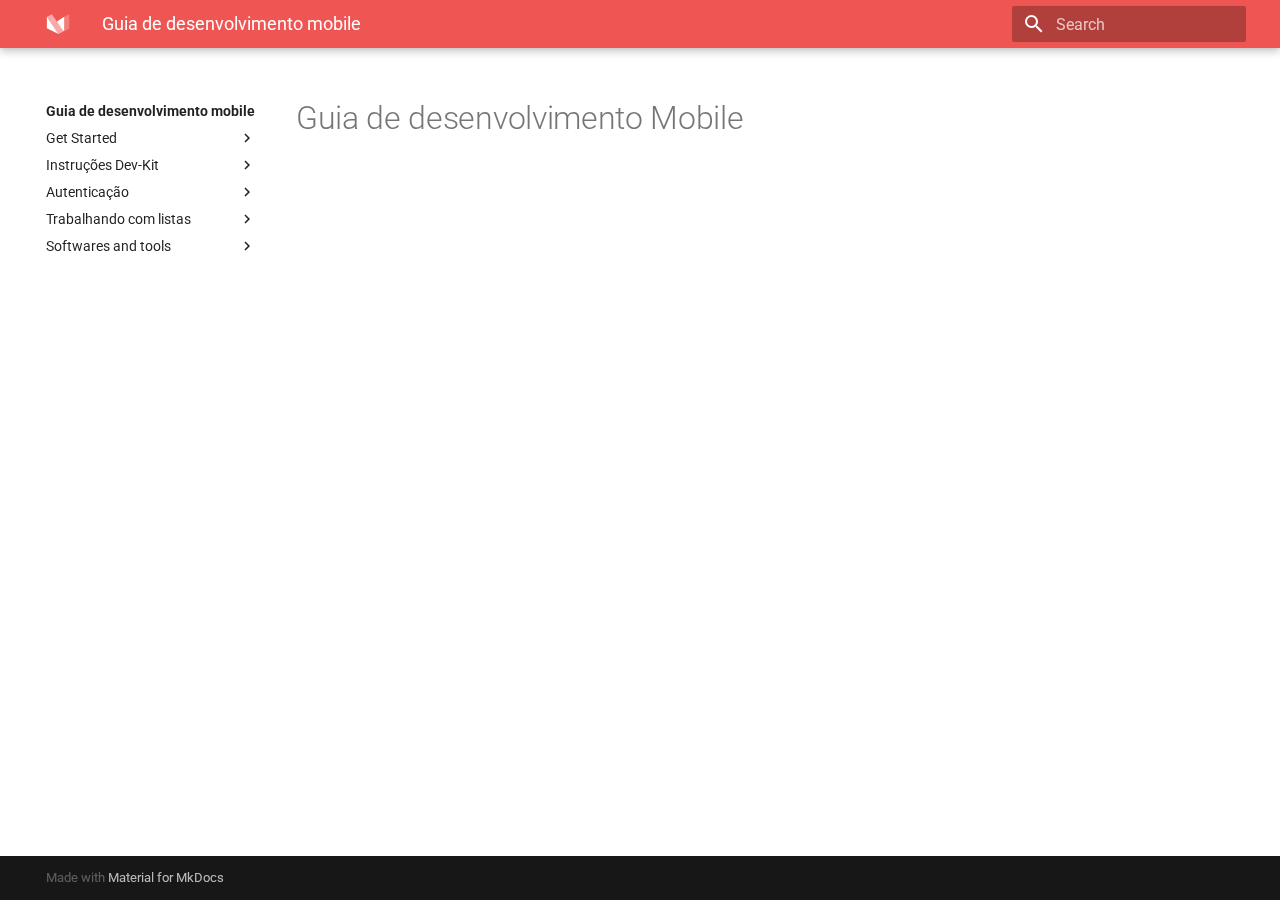
<file: index.html>
<!doctype html>
<html lang="en" class="no-js">
  <head>
    
      <meta charset="utf-8">
      <meta name="viewport" content="width=device-width,initial-scale=1">
      
      
      
      
      <link rel="icon" href="assets/favicon.png">
      <meta name="generator" content="mkdocs-1.1.2, mkdocs-material-7.1.5">
    
    
      
        <title>Guia de desenvolvimento mobile</title>
      
    
    
      <link rel="stylesheet" href="assets/stylesheets/main.bde7dde4.min.css">
      
        
        <link rel="stylesheet" href="assets/stylesheets/palette.ef6f36e2.min.css">
        
          
          
          <meta name="theme-color" content="#ef5552">
        
      
    
    
    
      
        
        <link rel="preconnect" href="https://fonts.gstatic.com" crossorigin>
        <link rel="stylesheet" href="https://fonts.googleapis.com/css?family=Roboto:300,400,400i,700%7CRoboto+Mono&display=fallback">
        <style>:root{--md-text-font-family:"Roboto";--md-code-font-family:"Roboto Mono"}</style>
      
    
    
    
      <link rel="stylesheet" href="stylesheets/extra.css">
    
    
      
    
    
  </head>
  
  
    
    
    
    
    
    <body dir="ltr" data-md-color-scheme="" data-md-color-primary="red" data-md-color-accent="">
  
    
    <script>function __prefix(e){return new URL(".",location).pathname+"."+e}function __get(e,t=localStorage){return JSON.parse(t.getItem(__prefix(e)))}</script>
    
    <input class="md-toggle" data-md-toggle="drawer" type="checkbox" id="__drawer" autocomplete="off">
    <input class="md-toggle" data-md-toggle="search" type="checkbox" id="__search" autocomplete="off">
    <label class="md-overlay" for="__drawer"></label>
    <div data-md-component="skip">
      
        
        <a href="#guia-de-desenvolvimento-mobile" class="md-skip">
          Skip to content
        </a>
      
    </div>
    <div data-md-component="announce">
      
    </div>
    
      <header class="md-header" data-md-component="header">
  <nav class="md-header__inner md-grid" aria-label="Header">
    <a href="." title="Guia de desenvolvimento mobile" class="md-header__button md-logo" aria-label="Guia de desenvolvimento mobile" data-md-component="logo">
      
  
  <svg xmlns="http://www.w3.org/2000/svg" viewBox="0 0 89 89">
  <path d="M3.136,17.387l0,42.932l42.932,21.467l-42.932,-64.399Z" />
  <path d="M21.91,8l42.933,64.398l-18.775,9.388l-42.932,-64.399l18.774,-9.387Z" style="fill-opacity: 0.5" />
  <path d="M67.535,17.387l-27.262,18.156l21.878,32.818l5.384,2.691l0,-53.665Z" />
  <path d="M67.535,17.387l0,53.666l18.774,-9.388l0,-53.665l-18.774,9.387Z" style="fill-opacity: 0.25" />
</svg>

    </a>
    <label class="md-header__button md-icon" for="__drawer">
      <svg xmlns="http://www.w3.org/2000/svg" viewBox="0 0 24 24"><path d="M3 6h18v2H3V6m0 5h18v2H3v-2m0 5h18v2H3v-2z"/></svg>
    </label>
    <div class="md-header__title" data-md-component="header-title">
      <div class="md-header__ellipsis">
        <div class="md-header__topic">
          <span class="md-ellipsis">
            Guia de desenvolvimento mobile
          </span>
        </div>
        <div class="md-header__topic" data-md-component="header-topic">
          <span class="md-ellipsis">
            
              Guia de desenvolvimento Mobile
            
          </span>
        </div>
      </div>
    </div>
    
    
    
      <label class="md-header__button md-icon" for="__search">
        <svg xmlns="http://www.w3.org/2000/svg" viewBox="0 0 24 24"><path d="M9.5 3A6.5 6.5 0 0 1 16 9.5c0 1.61-.59 3.09-1.56 4.23l.27.27h.79l5 5-1.5 1.5-5-5v-.79l-.27-.27A6.516 6.516 0 0 1 9.5 16 6.5 6.5 0 0 1 3 9.5 6.5 6.5 0 0 1 9.5 3m0 2C7 5 5 7 5 9.5S7 14 9.5 14 14 12 14 9.5 12 5 9.5 5z"/></svg>
      </label>
      
<div class="md-search" data-md-component="search" role="dialog">
  <label class="md-search__overlay" for="__search"></label>
  <div class="md-search__inner" role="search">
    <form class="md-search__form" name="search">
      <input type="text" class="md-search__input" name="query" aria-label="Search" placeholder="Search" autocapitalize="off" autocorrect="off" autocomplete="off" spellcheck="false" data-md-component="search-query" data-md-state="active" required>
      <label class="md-search__icon md-icon" for="__search">
        <svg xmlns="http://www.w3.org/2000/svg" viewBox="0 0 24 24"><path d="M9.5 3A6.5 6.5 0 0 1 16 9.5c0 1.61-.59 3.09-1.56 4.23l.27.27h.79l5 5-1.5 1.5-5-5v-.79l-.27-.27A6.516 6.516 0 0 1 9.5 16 6.5 6.5 0 0 1 3 9.5 6.5 6.5 0 0 1 9.5 3m0 2C7 5 5 7 5 9.5S7 14 9.5 14 14 12 14 9.5 12 5 9.5 5z"/></svg>
        <svg xmlns="http://www.w3.org/2000/svg" viewBox="0 0 24 24"><path d="M20 11v2H8l5.5 5.5-1.42 1.42L4.16 12l7.92-7.92L13.5 5.5 8 11h12z"/></svg>
      </label>
      <button type="reset" class="md-search__icon md-icon" aria-label="Clear" tabindex="-1">
        <svg xmlns="http://www.w3.org/2000/svg" viewBox="0 0 24 24"><path d="M19 6.41 17.59 5 12 10.59 6.41 5 5 6.41 10.59 12 5 17.59 6.41 19 12 13.41 17.59 19 19 17.59 13.41 12 19 6.41z"/></svg>
      </button>
    </form>
    <div class="md-search__output">
      <div class="md-search__scrollwrap" data-md-scrollfix>
        <div class="md-search-result" data-md-component="search-result">
          <div class="md-search-result__meta">
            Initializing search
          </div>
          <ol class="md-search-result__list"></ol>
        </div>
      </div>
    </div>
  </div>
</div>
    
    
  </nav>
</header>
    
    <div class="md-container" data-md-component="container">
      
      
        
      
      <main class="md-main" data-md-component="main">
        <div class="md-main__inner md-grid">
          
            
              
              <div class="md-sidebar md-sidebar--primary" data-md-component="sidebar" data-md-type="navigation" >
                <div class="md-sidebar__scrollwrap">
                  <div class="md-sidebar__inner">
                    


<nav class="md-nav md-nav--primary" aria-label="Navigation" data-md-level="0">
  <label class="md-nav__title" for="__drawer">
    <a href="." title="Guia de desenvolvimento mobile" class="md-nav__button md-logo" aria-label="Guia de desenvolvimento mobile" data-md-component="logo">
      
  
  <svg xmlns="http://www.w3.org/2000/svg" viewBox="0 0 89 89">
  <path d="M3.136,17.387l0,42.932l42.932,21.467l-42.932,-64.399Z" />
  <path d="M21.91,8l42.933,64.398l-18.775,9.388l-42.932,-64.399l18.774,-9.387Z" style="fill-opacity: 0.5" />
  <path d="M67.535,17.387l-27.262,18.156l21.878,32.818l5.384,2.691l0,-53.665Z" />
  <path d="M67.535,17.387l0,53.666l18.774,-9.388l0,-53.665l-18.774,9.387Z" style="fill-opacity: 0.25" />
</svg>

    </a>
    Guia de desenvolvimento mobile
  </label>
  
  <ul class="md-nav__list" data-md-scrollfix>
    
      
      
      

  
  
  
    
    <li class="md-nav__item md-nav__item--nested">
      
      
        <input class="md-nav__toggle md-toggle" data-md-toggle="__nav_1" type="checkbox" id="__nav_1" >
      
      <label class="md-nav__link" for="__nav_1">
        Get Started
        <span class="md-nav__icon md-icon"></span>
      </label>
      <nav class="md-nav" aria-label="Get Started" data-md-level="1">
        <label class="md-nav__title" for="__nav_1">
          <span class="md-nav__icon md-icon"></span>
          Get Started
        </label>
        <ul class="md-nav__list" data-md-scrollfix>
          
            
  
  
  
    <li class="md-nav__item">
      <a href="get_started/arq_est/" class="md-nav__link">
        Arquitetura & Estrutura de projeto
      </a>
    </li>
  

          
            
  
  
  
    <li class="md-nav__item">
      <a href="null.md" class="md-nav__link">
        Trabalhando com modulos
      </a>
    </li>
  

          
        </ul>
      </nav>
    </li>
  

    
      
      
      

  
  
  
    
    <li class="md-nav__item md-nav__item--nested">
      
      
        <input class="md-nav__toggle md-toggle" data-md-toggle="__nav_2" type="checkbox" id="__nav_2" >
      
      <label class="md-nav__link" for="__nav_2">
        Instruções Dev-Kit
        <span class="md-nav__icon md-icon"></span>
      </label>
      <nav class="md-nav" aria-label="Instruções Dev-Kit" data-md-level="1">
        <label class="md-nav__title" for="__nav_2">
          <span class="md-nav__icon md-icon"></span>
          Instruções Dev-Kit
        </label>
        <ul class="md-nav__list" data-md-scrollfix>
          
            
  
  
  
    <li class="md-nav__item">
      <a href="null.md" class="md-nav__link">
        Instruções Dev-Kit
      </a>
    </li>
  

          
        </ul>
      </nav>
    </li>
  

    
      
      
      

  
  
  
    
    <li class="md-nav__item md-nav__item--nested">
      
      
        <input class="md-nav__toggle md-toggle" data-md-toggle="__nav_3" type="checkbox" id="__nav_3" >
      
      <label class="md-nav__link" for="__nav_3">
        Autenticação
        <span class="md-nav__icon md-icon"></span>
      </label>
      <nav class="md-nav" aria-label="Autenticação" data-md-level="1">
        <label class="md-nav__title" for="__nav_3">
          <span class="md-nav__icon md-icon"></span>
          Autenticação
        </label>
        <ul class="md-nav__list" data-md-scrollfix>
          
            
  
  
  
    <li class="md-nav__item">
      <a href="null.md" class="md-nav__link">
        Autenticação
      </a>
    </li>
  

          
        </ul>
      </nav>
    </li>
  

    
      
      
      

  
  
  
    
    <li class="md-nav__item md-nav__item--nested">
      
      
        <input class="md-nav__toggle md-toggle" data-md-toggle="__nav_4" type="checkbox" id="__nav_4" >
      
      <label class="md-nav__link" for="__nav_4">
        Trabalhando com listas
        <span class="md-nav__icon md-icon"></span>
      </label>
      <nav class="md-nav" aria-label="Trabalhando com listas" data-md-level="1">
        <label class="md-nav__title" for="__nav_4">
          <span class="md-nav__icon md-icon"></span>
          Trabalhando com listas
        </label>
        <ul class="md-nav__list" data-md-scrollfix>
          
            
  
  
  
    <li class="md-nav__item">
      <a href="null.md" class="md-nav__link">
        Trabalhando com listas
      </a>
    </li>
  

          
        </ul>
      </nav>
    </li>
  

    
      
      
      

  
  
  
    
    <li class="md-nav__item md-nav__item--nested">
      
      
        <input class="md-nav__toggle md-toggle" data-md-toggle="__nav_5" type="checkbox" id="__nav_5" >
      
      <label class="md-nav__link" for="__nav_5">
        Softwares and tools
        <span class="md-nav__icon md-icon"></span>
      </label>
      <nav class="md-nav" aria-label="Softwares and tools" data-md-level="1">
        <label class="md-nav__title" for="__nav_5">
          <span class="md-nav__icon md-icon"></span>
          Softwares and tools
        </label>
        <ul class="md-nav__list" data-md-scrollfix>
          
            
  
  
  
    <li class="md-nav__item">
      <a href="null.md" class="md-nav__link">
        Softwares and tools
      </a>
    </li>
  

          
        </ul>
      </nav>
    </li>
  

    
  </ul>
</nav>
                  </div>
                </div>
              </div>
            
            
              
              <div class="md-sidebar md-sidebar--secondary" data-md-component="sidebar" data-md-type="toc" >
                <div class="md-sidebar__scrollwrap">
                  <div class="md-sidebar__inner">
                    
<nav class="md-nav md-nav--secondary" aria-label="Table of contents">
  
  
  
    
  
  
</nav>
                  </div>
                </div>
              </div>
            
          
          <div class="md-content" data-md-component="content">
            <article class="md-content__inner md-typeset">
              
                
                
                <h1 id="guia-de-desenvolvimento-mobile">Guia de desenvolvimento Mobile</h1>
<!-- For full documentation visit [mkdocs.org](https://www.mkdocs.org).

## Commands

* `mkdocs new [dir-name]` - Create a new project.
* `mkdocs serve` - Start the live-reloading docs server.
* `mkdocs build` - Build the documentation site.
* `mkdocs -h` - Print help message and exit.

## Project layout

    mkdocs.yml    # The configuration file.
    docs/
        index.md  # The documentation homepage.
        ...       # Other markdown pages, images and other files. -->
                
              
              
                


              
            </article>
          </div>
        </div>
        
      </main>
      
        
<footer class="md-footer">
  
  <div class="md-footer-meta md-typeset">
    <div class="md-footer-meta__inner md-grid">
      <div class="md-footer-copyright">
        
        Made with
        <a href="https://squidfunk.github.io/mkdocs-material/" target="_blank" rel="noopener">
          Material for MkDocs
        </a>
        
      </div>
      
    </div>
  </div>
</footer>
      
    </div>
    <div class="md-dialog" data-md-component="dialog">
      <div class="md-dialog__inner md-typeset"></div>
    </div>
    <script id="__config" type="application/json">{"base": ".", "features": [], "translations": {"clipboard.copy": "Copy to clipboard", "clipboard.copied": "Copied to clipboard", "search.config.lang": "en", "search.config.pipeline": "trimmer, stopWordFilter", "search.config.separator": "[\\s\\-]+", "search.placeholder": "Search", "search.result.placeholder": "Type to start searching", "search.result.none": "No matching documents", "search.result.one": "1 matching document", "search.result.other": "# matching documents", "search.result.more.one": "1 more on this page", "search.result.more.other": "# more on this page", "search.result.term.missing": "Missing"}, "search": "assets/javascripts/workers/search.d351de03.min.js", "version": null}</script>
    
    
      <script src="assets/javascripts/bundle.a1609d9a.min.js"></script>
      
    
  </body>
</html>
</file>
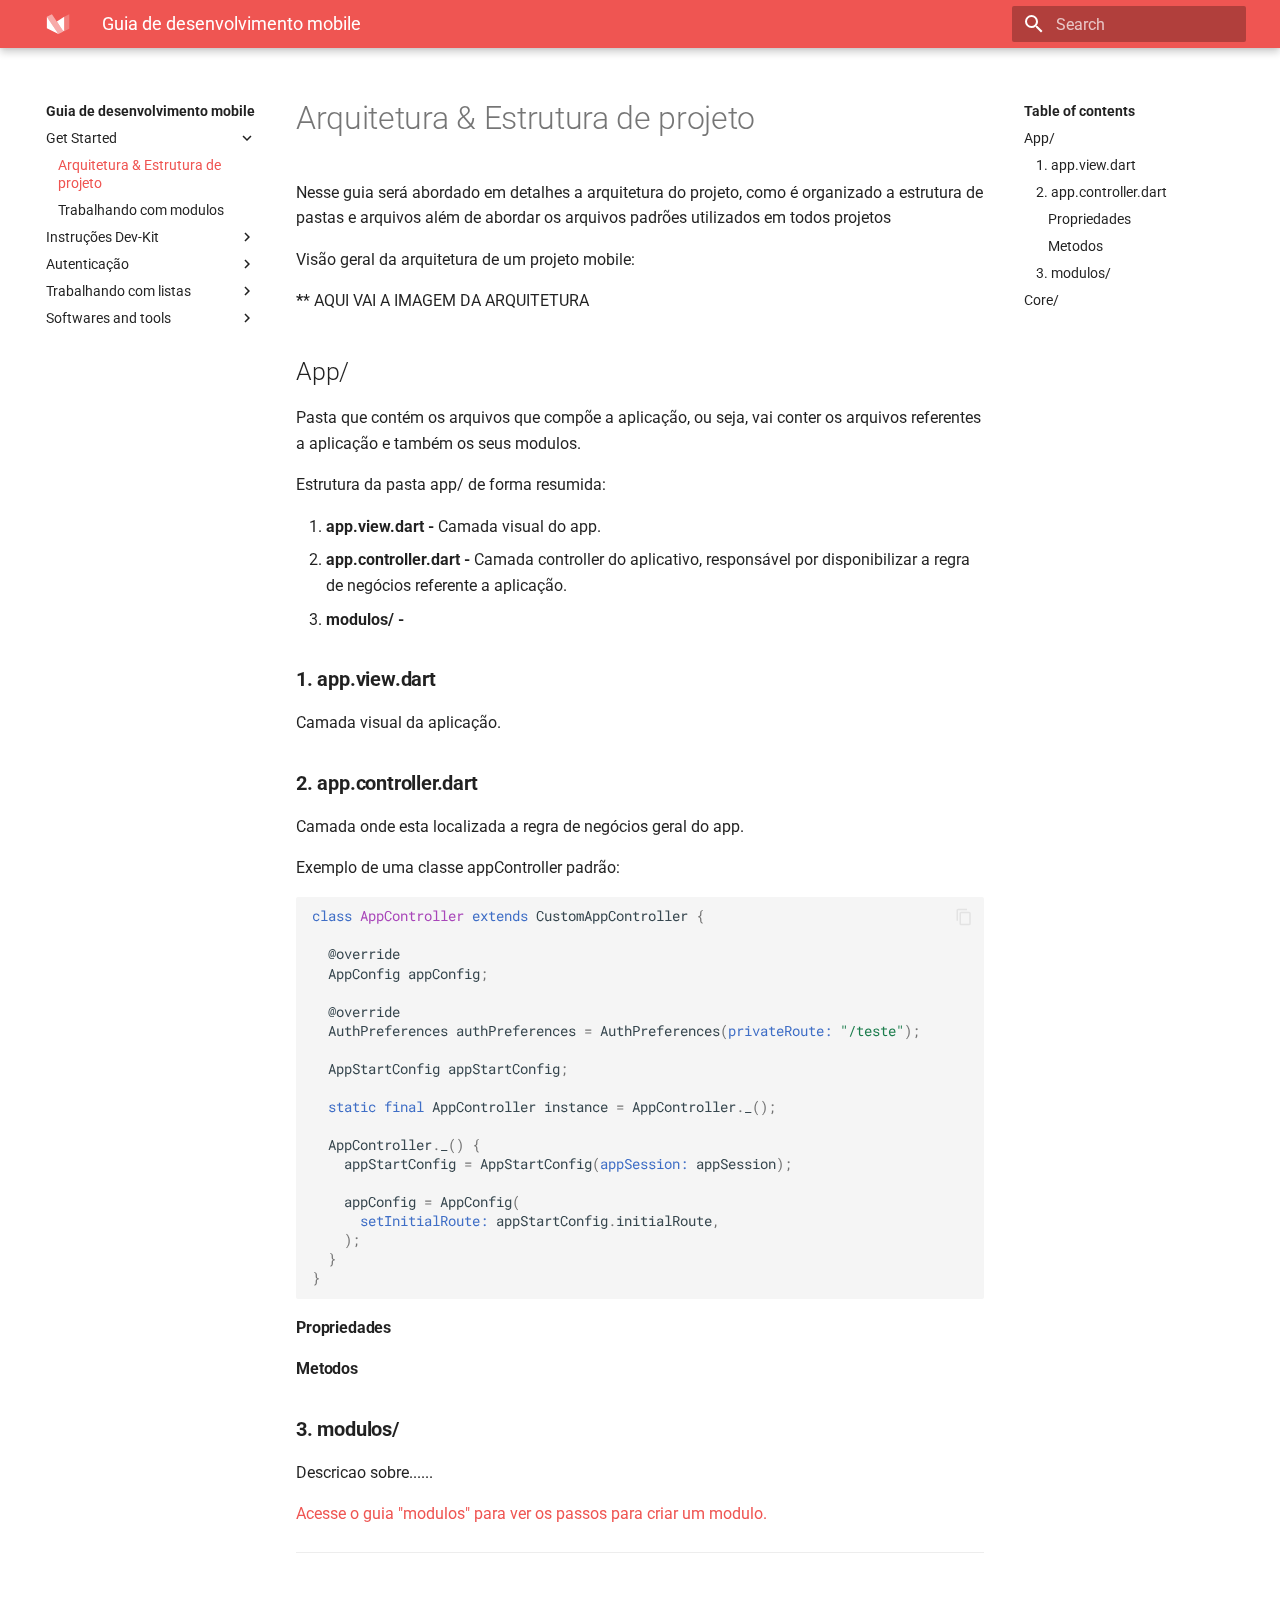
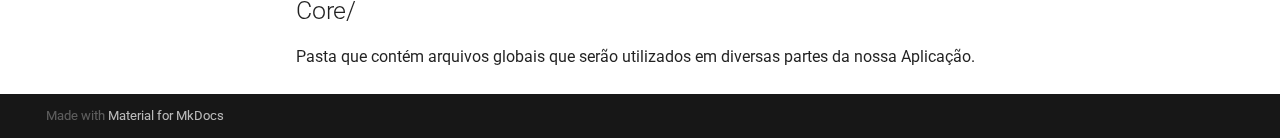
<file: get_started/arq_est/index.html>
<!doctype html>
<html lang="en" class="no-js">
  <head>
    
      <meta charset="utf-8">
      <meta name="viewport" content="width=device-width,initial-scale=1">
      
      
      
      
      <link rel="icon" href="../../assets/favicon.png">
      <meta name="generator" content="mkdocs-1.1.2, mkdocs-material-7.1.5">
    
    
      
        <title>Arquitetura & Estrutura de projeto - Guia de desenvolvimento mobile</title>
      
    
    
      <link rel="stylesheet" href="../../assets/stylesheets/main.bde7dde4.min.css">
      
        
        <link rel="stylesheet" href="../../assets/stylesheets/palette.ef6f36e2.min.css">
        
          
          
          <meta name="theme-color" content="#ef5552">
        
      
    
    
    
      
        
        <link rel="preconnect" href="https://fonts.gstatic.com" crossorigin>
        <link rel="stylesheet" href="https://fonts.googleapis.com/css?family=Roboto:300,400,400i,700%7CRoboto+Mono&display=fallback">
        <style>:root{--md-text-font-family:"Roboto";--md-code-font-family:"Roboto Mono"}</style>
      
    
    
    
      <link rel="stylesheet" href="../../stylesheets/extra.css">
    
    
      
    
    
  </head>
  
  
    
    
    
    
    
    <body dir="ltr" data-md-color-scheme="" data-md-color-primary="red" data-md-color-accent="">
  
    
    <script>function __prefix(e){return new URL("../..",location).pathname+"."+e}function __get(e,t=localStorage){return JSON.parse(t.getItem(__prefix(e)))}</script>
    
    <input class="md-toggle" data-md-toggle="drawer" type="checkbox" id="__drawer" autocomplete="off">
    <input class="md-toggle" data-md-toggle="search" type="checkbox" id="__search" autocomplete="off">
    <label class="md-overlay" for="__drawer"></label>
    <div data-md-component="skip">
      
        
        <a href="#arquitetura-estrutura-de-projeto" class="md-skip">
          Skip to content
        </a>
      
    </div>
    <div data-md-component="announce">
      
    </div>
    
      <header class="md-header" data-md-component="header">
  <nav class="md-header__inner md-grid" aria-label="Header">
    <a href="../.." title="Guia de desenvolvimento mobile" class="md-header__button md-logo" aria-label="Guia de desenvolvimento mobile" data-md-component="logo">
      
  
  <svg xmlns="http://www.w3.org/2000/svg" viewBox="0 0 89 89">
  <path d="M3.136,17.387l0,42.932l42.932,21.467l-42.932,-64.399Z" />
  <path d="M21.91,8l42.933,64.398l-18.775,9.388l-42.932,-64.399l18.774,-9.387Z" style="fill-opacity: 0.5" />
  <path d="M67.535,17.387l-27.262,18.156l21.878,32.818l5.384,2.691l0,-53.665Z" />
  <path d="M67.535,17.387l0,53.666l18.774,-9.388l0,-53.665l-18.774,9.387Z" style="fill-opacity: 0.25" />
</svg>

    </a>
    <label class="md-header__button md-icon" for="__drawer">
      <svg xmlns="http://www.w3.org/2000/svg" viewBox="0 0 24 24"><path d="M3 6h18v2H3V6m0 5h18v2H3v-2m0 5h18v2H3v-2z"/></svg>
    </label>
    <div class="md-header__title" data-md-component="header-title">
      <div class="md-header__ellipsis">
        <div class="md-header__topic">
          <span class="md-ellipsis">
            Guia de desenvolvimento mobile
          </span>
        </div>
        <div class="md-header__topic" data-md-component="header-topic">
          <span class="md-ellipsis">
            
              Arquitetura & Estrutura de projeto
            
          </span>
        </div>
      </div>
    </div>
    
    
    
      <label class="md-header__button md-icon" for="__search">
        <svg xmlns="http://www.w3.org/2000/svg" viewBox="0 0 24 24"><path d="M9.5 3A6.5 6.5 0 0 1 16 9.5c0 1.61-.59 3.09-1.56 4.23l.27.27h.79l5 5-1.5 1.5-5-5v-.79l-.27-.27A6.516 6.516 0 0 1 9.5 16 6.5 6.5 0 0 1 3 9.5 6.5 6.5 0 0 1 9.5 3m0 2C7 5 5 7 5 9.5S7 14 9.5 14 14 12 14 9.5 12 5 9.5 5z"/></svg>
      </label>
      
<div class="md-search" data-md-component="search" role="dialog">
  <label class="md-search__overlay" for="__search"></label>
  <div class="md-search__inner" role="search">
    <form class="md-search__form" name="search">
      <input type="text" class="md-search__input" name="query" aria-label="Search" placeholder="Search" autocapitalize="off" autocorrect="off" autocomplete="off" spellcheck="false" data-md-component="search-query" data-md-state="active" required>
      <label class="md-search__icon md-icon" for="__search">
        <svg xmlns="http://www.w3.org/2000/svg" viewBox="0 0 24 24"><path d="M9.5 3A6.5 6.5 0 0 1 16 9.5c0 1.61-.59 3.09-1.56 4.23l.27.27h.79l5 5-1.5 1.5-5-5v-.79l-.27-.27A6.516 6.516 0 0 1 9.5 16 6.5 6.5 0 0 1 3 9.5 6.5 6.5 0 0 1 9.5 3m0 2C7 5 5 7 5 9.5S7 14 9.5 14 14 12 14 9.5 12 5 9.5 5z"/></svg>
        <svg xmlns="http://www.w3.org/2000/svg" viewBox="0 0 24 24"><path d="M20 11v2H8l5.5 5.5-1.42 1.42L4.16 12l7.92-7.92L13.5 5.5 8 11h12z"/></svg>
      </label>
      <button type="reset" class="md-search__icon md-icon" aria-label="Clear" tabindex="-1">
        <svg xmlns="http://www.w3.org/2000/svg" viewBox="0 0 24 24"><path d="M19 6.41 17.59 5 12 10.59 6.41 5 5 6.41 10.59 12 5 17.59 6.41 19 12 13.41 17.59 19 19 17.59 13.41 12 19 6.41z"/></svg>
      </button>
    </form>
    <div class="md-search__output">
      <div class="md-search__scrollwrap" data-md-scrollfix>
        <div class="md-search-result" data-md-component="search-result">
          <div class="md-search-result__meta">
            Initializing search
          </div>
          <ol class="md-search-result__list"></ol>
        </div>
      </div>
    </div>
  </div>
</div>
    
    
  </nav>
</header>
    
    <div class="md-container" data-md-component="container">
      
      
        
      
      <main class="md-main" data-md-component="main">
        <div class="md-main__inner md-grid">
          
            
              
              <div class="md-sidebar md-sidebar--primary" data-md-component="sidebar" data-md-type="navigation" >
                <div class="md-sidebar__scrollwrap">
                  <div class="md-sidebar__inner">
                    


<nav class="md-nav md-nav--primary" aria-label="Navigation" data-md-level="0">
  <label class="md-nav__title" for="__drawer">
    <a href="../.." title="Guia de desenvolvimento mobile" class="md-nav__button md-logo" aria-label="Guia de desenvolvimento mobile" data-md-component="logo">
      
  
  <svg xmlns="http://www.w3.org/2000/svg" viewBox="0 0 89 89">
  <path d="M3.136,17.387l0,42.932l42.932,21.467l-42.932,-64.399Z" />
  <path d="M21.91,8l42.933,64.398l-18.775,9.388l-42.932,-64.399l18.774,-9.387Z" style="fill-opacity: 0.5" />
  <path d="M67.535,17.387l-27.262,18.156l21.878,32.818l5.384,2.691l0,-53.665Z" />
  <path d="M67.535,17.387l0,53.666l18.774,-9.388l0,-53.665l-18.774,9.387Z" style="fill-opacity: 0.25" />
</svg>

    </a>
    Guia de desenvolvimento mobile
  </label>
  
  <ul class="md-nav__list" data-md-scrollfix>
    
      
      
      

  
  
    
  
  
    
    <li class="md-nav__item md-nav__item--active md-nav__item--nested">
      
      
        <input class="md-nav__toggle md-toggle" data-md-toggle="__nav_1" type="checkbox" id="__nav_1" checked>
      
      <label class="md-nav__link" for="__nav_1">
        Get Started
        <span class="md-nav__icon md-icon"></span>
      </label>
      <nav class="md-nav" aria-label="Get Started" data-md-level="1">
        <label class="md-nav__title" for="__nav_1">
          <span class="md-nav__icon md-icon"></span>
          Get Started
        </label>
        <ul class="md-nav__list" data-md-scrollfix>
          
            
  
  
    
  
  
    <li class="md-nav__item md-nav__item--active">
      
      <input class="md-nav__toggle md-toggle" data-md-toggle="toc" type="checkbox" id="__toc">
      
      
        
      
      
        <label class="md-nav__link md-nav__link--active" for="__toc">
          Arquitetura & Estrutura de projeto
          <span class="md-nav__icon md-icon"></span>
        </label>
      
      <a href="./" class="md-nav__link md-nav__link--active">
        Arquitetura & Estrutura de projeto
      </a>
      
        
<nav class="md-nav md-nav--secondary" aria-label="Table of contents">
  
  
  
    
  
  
    <label class="md-nav__title" for="__toc">
      <span class="md-nav__icon md-icon"></span>
      Table of contents
    </label>
    <ul class="md-nav__list" data-md-component="toc" data-md-scrollfix>
      
        <li class="md-nav__item">
  <a href="#app" class="md-nav__link">
    App/
  </a>
  
    <nav class="md-nav" aria-label="App/">
      <ul class="md-nav__list">
        
          <li class="md-nav__item">
  <a href="#1-appviewdart" class="md-nav__link">
    1. app.view.dart
  </a>
  
</li>
        
          <li class="md-nav__item">
  <a href="#2-appcontrollerdart" class="md-nav__link">
    2. app.controller.dart
  </a>
  
    <nav class="md-nav" aria-label="2. app.controller.dart">
      <ul class="md-nav__list">
        
          <li class="md-nav__item">
  <a href="#propriedades" class="md-nav__link">
    Propriedades
  </a>
  
</li>
        
          <li class="md-nav__item">
  <a href="#metodos" class="md-nav__link">
    Metodos
  </a>
  
</li>
        
      </ul>
    </nav>
  
</li>
        
          <li class="md-nav__item">
  <a href="#3-modulos" class="md-nav__link">
    3. modulos/
  </a>
  
</li>
        
      </ul>
    </nav>
  
</li>
      
        <li class="md-nav__item">
  <a href="#core" class="md-nav__link">
    Core/
  </a>
  
</li>
      
    </ul>
  
</nav>
      
    </li>
  

          
            
  
  
  
    <li class="md-nav__item">
      <a href="../../null.md" class="md-nav__link">
        Trabalhando com modulos
      </a>
    </li>
  

          
        </ul>
      </nav>
    </li>
  

    
      
      
      

  
  
  
    
    <li class="md-nav__item md-nav__item--nested">
      
      
        <input class="md-nav__toggle md-toggle" data-md-toggle="__nav_2" type="checkbox" id="__nav_2" >
      
      <label class="md-nav__link" for="__nav_2">
        Instruções Dev-Kit
        <span class="md-nav__icon md-icon"></span>
      </label>
      <nav class="md-nav" aria-label="Instruções Dev-Kit" data-md-level="1">
        <label class="md-nav__title" for="__nav_2">
          <span class="md-nav__icon md-icon"></span>
          Instruções Dev-Kit
        </label>
        <ul class="md-nav__list" data-md-scrollfix>
          
            
  
  
  
    <li class="md-nav__item">
      <a href="../../null.md" class="md-nav__link">
        Instruções Dev-Kit
      </a>
    </li>
  

          
        </ul>
      </nav>
    </li>
  

    
      
      
      

  
  
  
    
    <li class="md-nav__item md-nav__item--nested">
      
      
        <input class="md-nav__toggle md-toggle" data-md-toggle="__nav_3" type="checkbox" id="__nav_3" >
      
      <label class="md-nav__link" for="__nav_3">
        Autenticação
        <span class="md-nav__icon md-icon"></span>
      </label>
      <nav class="md-nav" aria-label="Autenticação" data-md-level="1">
        <label class="md-nav__title" for="__nav_3">
          <span class="md-nav__icon md-icon"></span>
          Autenticação
        </label>
        <ul class="md-nav__list" data-md-scrollfix>
          
            
  
  
  
    <li class="md-nav__item">
      <a href="../../null.md" class="md-nav__link">
        Autenticação
      </a>
    </li>
  

          
        </ul>
      </nav>
    </li>
  

    
      
      
      

  
  
  
    
    <li class="md-nav__item md-nav__item--nested">
      
      
        <input class="md-nav__toggle md-toggle" data-md-toggle="__nav_4" type="checkbox" id="__nav_4" >
      
      <label class="md-nav__link" for="__nav_4">
        Trabalhando com listas
        <span class="md-nav__icon md-icon"></span>
      </label>
      <nav class="md-nav" aria-label="Trabalhando com listas" data-md-level="1">
        <label class="md-nav__title" for="__nav_4">
          <span class="md-nav__icon md-icon"></span>
          Trabalhando com listas
        </label>
        <ul class="md-nav__list" data-md-scrollfix>
          
            
  
  
  
    <li class="md-nav__item">
      <a href="../../null.md" class="md-nav__link">
        Trabalhando com listas
      </a>
    </li>
  

          
        </ul>
      </nav>
    </li>
  

    
      
      
      

  
  
  
    
    <li class="md-nav__item md-nav__item--nested">
      
      
        <input class="md-nav__toggle md-toggle" data-md-toggle="__nav_5" type="checkbox" id="__nav_5" >
      
      <label class="md-nav__link" for="__nav_5">
        Softwares and tools
        <span class="md-nav__icon md-icon"></span>
      </label>
      <nav class="md-nav" aria-label="Softwares and tools" data-md-level="1">
        <label class="md-nav__title" for="__nav_5">
          <span class="md-nav__icon md-icon"></span>
          Softwares and tools
        </label>
        <ul class="md-nav__list" data-md-scrollfix>
          
            
  
  
  
    <li class="md-nav__item">
      <a href="../../null.md" class="md-nav__link">
        Softwares and tools
      </a>
    </li>
  

          
        </ul>
      </nav>
    </li>
  

    
  </ul>
</nav>
                  </div>
                </div>
              </div>
            
            
              
              <div class="md-sidebar md-sidebar--secondary" data-md-component="sidebar" data-md-type="toc" >
                <div class="md-sidebar__scrollwrap">
                  <div class="md-sidebar__inner">
                    
<nav class="md-nav md-nav--secondary" aria-label="Table of contents">
  
  
  
    
  
  
    <label class="md-nav__title" for="__toc">
      <span class="md-nav__icon md-icon"></span>
      Table of contents
    </label>
    <ul class="md-nav__list" data-md-component="toc" data-md-scrollfix>
      
        <li class="md-nav__item">
  <a href="#app" class="md-nav__link">
    App/
  </a>
  
    <nav class="md-nav" aria-label="App/">
      <ul class="md-nav__list">
        
          <li class="md-nav__item">
  <a href="#1-appviewdart" class="md-nav__link">
    1. app.view.dart
  </a>
  
</li>
        
          <li class="md-nav__item">
  <a href="#2-appcontrollerdart" class="md-nav__link">
    2. app.controller.dart
  </a>
  
    <nav class="md-nav" aria-label="2. app.controller.dart">
      <ul class="md-nav__list">
        
          <li class="md-nav__item">
  <a href="#propriedades" class="md-nav__link">
    Propriedades
  </a>
  
</li>
        
          <li class="md-nav__item">
  <a href="#metodos" class="md-nav__link">
    Metodos
  </a>
  
</li>
        
      </ul>
    </nav>
  
</li>
        
          <li class="md-nav__item">
  <a href="#3-modulos" class="md-nav__link">
    3. modulos/
  </a>
  
</li>
        
      </ul>
    </nav>
  
</li>
      
        <li class="md-nav__item">
  <a href="#core" class="md-nav__link">
    Core/
  </a>
  
</li>
      
    </ul>
  
</nav>
                  </div>
                </div>
              </div>
            
          
          <div class="md-content" data-md-component="content">
            <article class="md-content__inner md-typeset">
              
                
                
                <h1 id="arquitetura-estrutura-de-projeto">Arquitetura &amp; Estrutura de projeto</h1>
<p>Nesse guia será abordado em detalhes a arquitetura do projeto, como é organizado a estrutura de pastas e arquivos além de abordar os arquivos padrões utilizados em todos projetos</p>
<p>Visão geral da arquitetura de um projeto mobile: </p>
<p><strong>*</strong>* AQUI VAI A IMAGEM DA ARQUITETURA </p>
<!--================================================================ APP/ ================================================================-->
<h2 id="app">App/</h2>
<!-- --- -->

<p>Pasta que contém os arquivos que compõe a aplicação, ou seja, vai conter os arquivos referentes a aplicação e também os seus modulos. </p>
<p>Estrutura da pasta app/ de forma resumida: </p>
<ol>
<li><strong>app.view.dart -</strong> Camada visual do app. </li>
<li><strong>app.controller.dart -</strong> Camada controller do aplicativo, responsável por disponibilizar a regra de negócios referente a aplicação. </li>
<li><strong>modulos/  -</strong> </li>
</ol>
<!--============================================================ APP.VIEW.DART ============================================================-->

<h3 id="1-appviewdart"><strong>1. app.view.dart</strong></h3>
<p>Camada visual da aplicação. </p>
<!-- #### **teste**

#### **teste** -->

<!--========================================================= APP.CONTROLLER.DART =========================================================-->

<h3 id="2-appcontrollerdart"><strong>2. app.controller.dart</strong></h3>
<p>Camada onde esta localizada a regra de negócios geral do app. </p>
<p>Exemplo de uma classe appController padrão:</p>
<!-- ```dart hl_lines="2 3" -->
<div class="highlight"><pre><span></span><code><span class="kd">class</span> <span class="nc">AppController</span> <span class="kd">extends</span> <span class="n">CustomAppController</span> <span class="p">{</span>

  <span class="err">@</span><span class="n">override</span>
  <span class="n">AppConfig</span> <span class="n">appConfig</span><span class="p">;</span> 

  <span class="err">@</span><span class="n">override</span>
  <span class="n">AuthPreferences</span> <span class="n">authPreferences</span> <span class="o">=</span> <span class="n">AuthPreferences</span><span class="p">(</span><span class="nl">privateRoute:</span> <span class="s2">&quot;/teste&quot;</span><span class="p">);</span>

  <span class="n">AppStartConfig</span> <span class="n">appStartConfig</span><span class="p">;</span>

  <span class="kd">static</span> <span class="kd">final</span> <span class="n">AppController</span> <span class="n">instance</span> <span class="o">=</span> <span class="n">AppController</span><span class="p">.</span><span class="n">_</span><span class="p">();</span>

  <span class="n">AppController</span><span class="p">.</span><span class="n">_</span><span class="p">()</span> <span class="p">{</span>
    <span class="n">appStartConfig</span> <span class="o">=</span> <span class="n">AppStartConfig</span><span class="p">(</span><span class="nl">appSession:</span> <span class="n">appSession</span><span class="p">);</span>

    <span class="n">appConfig</span> <span class="o">=</span> <span class="n">AppConfig</span><span class="p">(</span>
      <span class="nl">setInitialRoute:</span> <span class="n">appStartConfig</span><span class="p">.</span><span class="n">initialRoute</span><span class="p">,</span>
    <span class="p">);</span>
  <span class="p">}</span>
<span class="p">}</span>
</code></pre></div>
<h4 id="propriedades">Propriedades</h4>
<h4 id="metodos">Metodos</h4>
<!-- | Tables   |      Are      |  Cool |
|----------|:-------------:|------:|
| col 1 is |  left-aligned | $1600 |
| col 2 is |    centered   |   $12 |
| col 3 is | right-aligned |    $1 | -->

<!--========================================================= MODULOS =========================================================-->

<h3 id="3-modulos"><strong>3. modulos/</strong></h3>
<p>Descricao sobre......</p>
<p><a href="https://www.notion.so/Modulos-e780518fa42d49cda77c972afd378e97">Acesse o guia "modulos" para ver os passos para criar um modulo.</a> </p>
<hr />
<h2 id="core">Core/</h2>
<p>Pasta que contém arquivos globais que serão utilizados em diversas partes da nossa Aplicação.</p>
                
              
              
                


              
            </article>
          </div>
        </div>
        
      </main>
      
        
<footer class="md-footer">
  
  <div class="md-footer-meta md-typeset">
    <div class="md-footer-meta__inner md-grid">
      <div class="md-footer-copyright">
        
        Made with
        <a href="https://squidfunk.github.io/mkdocs-material/" target="_blank" rel="noopener">
          Material for MkDocs
        </a>
        
      </div>
      
    </div>
  </div>
</footer>
      
    </div>
    <div class="md-dialog" data-md-component="dialog">
      <div class="md-dialog__inner md-typeset"></div>
    </div>
    <script id="__config" type="application/json">{"base": "../..", "features": [], "translations": {"clipboard.copy": "Copy to clipboard", "clipboard.copied": "Copied to clipboard", "search.config.lang": "en", "search.config.pipeline": "trimmer, stopWordFilter", "search.config.separator": "[\\s\\-]+", "search.placeholder": "Search", "search.result.placeholder": "Type to start searching", "search.result.none": "No matching documents", "search.result.one": "1 matching document", "search.result.other": "# matching documents", "search.result.more.one": "1 more on this page", "search.result.more.other": "# more on this page", "search.result.term.missing": "Missing"}, "search": "../../assets/javascripts/workers/search.d351de03.min.js", "version": null}</script>
    
    
      <script src="../../assets/javascripts/bundle.a1609d9a.min.js"></script>
      
    
  </body>
</html>
</file>
<file: stylesheets/extra.css>
:root > * {
    /* --md-code-hl-class-color: #0FF1CE; */
  }
</file>
<file: assets/stylesheets/main.bde7dde4.min.css>
@charset "UTF-8";html{box-sizing:border-box;-webkit-text-size-adjust:none;-ms-text-size-adjust:none;text-size-adjust:none}*,:after,:before{box-sizing:inherit}body{margin:0}a,button,input,label{-webkit-tap-highlight-color:transparent}a{color:inherit;text-decoration:none}hr{border:0;box-sizing:initial;display:block;height:.05rem;overflow:visible;padding:0}small{font-size:80%}sub,sup{line-height:1em}img{border-style:none}table{border-collapse:initial;border-spacing:0}td,th{font-weight:400;vertical-align:top}button{background:transparent;border:0;font-family:inherit;font-size:inherit;margin:0;padding:0}input{border:0;outline:none}:root{--md-default-fg-color:rgba(0,0,0,0.87);--md-default-fg-color--light:rgba(0,0,0,0.54);--md-default-fg-color--lighter:rgba(0,0,0,0.32);--md-default-fg-color--lightest:rgba(0,0,0,0.07);--md-default-bg-color:#fff;--md-default-bg-color--light:hsla(0,0%,100%,0.7);--md-default-bg-color--lighter:hsla(0,0%,100%,0.3);--md-default-bg-color--lightest:hsla(0,0%,100%,0.12);--md-primary-fg-color:#4051b5;--md-primary-fg-color--light:#5d6cc0;--md-primary-fg-color--dark:#303fa1;--md-primary-bg-color:#fff;--md-primary-bg-color--light:hsla(0,0%,100%,0.7);--md-accent-fg-color:#526cfe;--md-accent-fg-color--transparent:rgba(83,108,254,0.1);--md-accent-bg-color:#fff;--md-accent-bg-color--light:hsla(0,0%,100%,0.7)}:root>*{--md-code-fg-color:#36464e;--md-code-bg-color:#f5f5f5;--md-code-hl-color:rgba(255,255,0,0.5);--md-code-hl-number-color:#d52a2a;--md-code-hl-special-color:#db1457;--md-code-hl-function-color:#a846b9;--md-code-hl-constant-color:#6e59d9;--md-code-hl-keyword-color:#3f6ec6;--md-code-hl-string-color:#1c7d4d;--md-code-hl-name-color:var(--md-code-fg-color);--md-code-hl-operator-color:var(--md-default-fg-color--light);--md-code-hl-punctuation-color:var(--md-default-fg-color--light);--md-code-hl-comment-color:var(--md-default-fg-color--light);--md-code-hl-generic-color:var(--md-default-fg-color--light);--md-code-hl-variable-color:var(--md-default-fg-color--light);--md-typeset-color:var(--md-default-fg-color);--md-typeset-a-color:var(--md-primary-fg-color);--md-typeset-mark-color:rgba(255,255,0,0.5);--md-typeset-del-color:rgba(245,80,61,0.15);--md-typeset-ins-color:rgba(11,213,112,0.15);--md-typeset-kbd-color:#fafafa;--md-typeset-kbd-accent-color:#fff;--md-typeset-kbd-border-color:#b8b8b8;--md-admonition-fg-color:var(--md-default-fg-color);--md-admonition-bg-color:var(--md-default-bg-color);--md-footer-fg-color:#fff;--md-footer-fg-color--light:hsla(0,0%,100%,0.7);--md-footer-fg-color--lighter:hsla(0,0%,100%,0.3);--md-footer-bg-color:rgba(0,0,0,0.87);--md-footer-bg-color--dark:rgba(0,0,0,0.32)}.md-icon svg{fill:currentColor;display:block;height:1.2rem;width:1.2rem}body{-webkit-font-smoothing:antialiased;-moz-osx-font-smoothing:grayscale}body,input{font-family:var(--md-text-font-family,_),-apple-system,BlinkMacSystemFont,Helvetica,Arial,sans-serif;font-feature-settings:"kern","liga"}body,code,input,kbd,pre{color:var(--md-typeset-color)}code,kbd,pre{font-family:var(--md-code-font-family,_),SFMono-Regular,Consolas,Menlo,monospace;font-feature-settings:"kern"}:root{--md-typeset-table--ascending:url('data:image/svg+xml;charset=utf-8,<svg xmlns="http://www.w3.org/2000/svg" viewBox="0 0 24 24"><path d="M11 4h2v12l5.5-5.5 1.42 1.42L12 19.84l-7.92-7.92L5.5 10.5 11 16V4z"/></svg>');--md-typeset-table--descending:url('data:image/svg+xml;charset=utf-8,<svg xmlns="http://www.w3.org/2000/svg" viewBox="0 0 24 24"><path d="M13 20h-2V8l-5.5 5.5-1.42-1.42L12 4.16l7.92 7.92-1.42 1.42L13 8v12z"/></svg>')}.md-typeset{-webkit-print-color-adjust:exact;color-adjust:exact;font-size:.8rem;line-height:1.6}@media print{.md-typeset{font-size:.68rem}}.md-typeset blockquote,.md-typeset dl,.md-typeset figure,.md-typeset ol,.md-typeset pre,.md-typeset ul{margin:1em 0}.md-typeset h1{color:var(--md-default-fg-color--light);font-size:2em;line-height:1.3;margin:0 0 1.25em}.md-typeset h1,.md-typeset h2{font-weight:300;letter-spacing:-.01em}.md-typeset h2{font-size:1.5625em;line-height:1.4;margin:1.6em 0 .64em}.md-typeset h3{font-size:1.25em;font-weight:400;letter-spacing:-.01em;line-height:1.5;margin:1.6em 0 .8em}.md-typeset h2+h3{margin-top:.8em}.md-typeset h4{font-weight:700;letter-spacing:-.01em;margin:1em 0}.md-typeset h5,.md-typeset h6{color:var(--md-default-fg-color--light);font-size:.8em;font-weight:700;letter-spacing:-.01em;margin:1.25em 0}.md-typeset h5{text-transform:uppercase}.md-typeset hr{border-bottom:.05rem solid var(--md-default-fg-color--lightest);display:flow-root;margin:1.5em 0}.md-typeset a{color:var(--md-typeset-a-color);word-break:break-word}.md-typeset a,.md-typeset a:before{transition:color 125ms}.md-typeset a:focus,.md-typeset a:hover{color:var(--md-accent-fg-color)}.md-typeset a.focus-visible{outline-color:var(--md-accent-fg-color);outline-offset:.2rem}.md-typeset code,.md-typeset kbd,.md-typeset pre{color:var(--md-code-fg-color);direction:ltr}@media print{.md-typeset code,.md-typeset kbd,.md-typeset pre{white-space:pre-wrap}}.md-typeset code{background-color:var(--md-code-bg-color);border-radius:.1rem;-webkit-box-decoration-break:clone;box-decoration-break:clone;font-size:.85em;padding:0 .2941176471em;word-break:break-word}.md-typeset code:not(.focus-visible){-webkit-tap-highlight-color:transparent;outline:none}.md-typeset h1 code,.md-typeset h2 code,.md-typeset h3 code,.md-typeset h4 code,.md-typeset h5 code,.md-typeset h6 code{background-color:initial;box-shadow:none;margin:initial;padding:initial}.md-typeset a code{color:currentColor}.md-typeset pre{display:flow-root;line-height:1.4;position:relative}.md-typeset pre>code{scrollbar-width:thin;scrollbar-color:var(--md-default-fg-color--lighter) transparent;-webkit-box-decoration-break:slice;box-decoration-break:slice;box-shadow:none;display:block;margin:0;overflow:auto;padding:.7720588235em 1.1764705882em;touch-action:auto;word-break:normal}.md-typeset pre>code:hover{scrollbar-color:var(--md-accent-fg-color) transparent}.md-typeset pre>code::-webkit-scrollbar{height:.2rem;width:.2rem}.md-typeset pre>code::-webkit-scrollbar-thumb{background-color:var(--md-default-fg-color--lighter)}.md-typeset pre>code::-webkit-scrollbar-thumb:hover{background-color:var(--md-accent-fg-color)}@media screen and (max-width:44.9375em){.md-typeset>pre{margin:1em -.8rem}.md-typeset>pre code{border-radius:0}}.md-typeset kbd{background-color:var(--md-typeset-kbd-color);border-radius:.1rem;box-shadow:0 .1rem 0 .05rem var(--md-typeset-kbd-border-color),0 .1rem 0 var(--md-typeset-kbd-border-color),0 -.1rem .2rem var(--md-typeset-kbd-accent-color) inset;color:var(--md-default-fg-color);display:inline-block;font-size:.75em;padding:0 .6666666667em;vertical-align:text-top;word-break:break-word}.md-typeset mark{background-color:var(--md-typeset-mark-color);-webkit-box-decoration-break:clone;box-decoration-break:clone;color:inherit;word-break:break-word}.md-typeset abbr{border-bottom:.05rem dotted var(--md-default-fg-color--light);cursor:help;text-decoration:none}@media (hover:none){.md-typeset abbr{position:relative}.md-typeset abbr[title]:focus:after,.md-typeset abbr[title]:hover:after{background-color:var(--md-default-fg-color);border-radius:.1rem;box-shadow:0 2px 2px 0 rgba(0,0,0,.14),0 1px 5px 0 rgba(0,0,0,.12),0 3px 1px -2px rgba(0,0,0,.2);color:var(--md-default-bg-color);content:attr(title);display:inline-block;font-size:.7rem;left:0;margin-top:2em;max-width:80%;min-width:-webkit-max-content;min-width:-moz-max-content;min-width:max-content;padding:.2rem .3rem;position:absolute;width:auto}}.md-typeset small{opacity:.75}.md-typeset sub,.md-typeset sup{margin-left:.078125em}[dir=rtl] .md-typeset sub,[dir=rtl] .md-typeset sup{margin-left:0;margin-right:.078125em}.md-typeset blockquote{border-left:.2rem solid var(--md-default-fg-color--lighter);color:var(--md-default-fg-color--light);display:flow-root;padding-left:.6rem}[dir=rtl] .md-typeset blockquote{border-left:initial;border-right:.2rem solid var(--md-default-fg-color--lighter);padding-left:0;padding-right:.6rem}.md-typeset ul{list-style-type:disc}.md-typeset ol,.md-typeset ul{display:flow-root;margin-left:.625em;padding:0}[dir=rtl] .md-typeset ol,[dir=rtl] .md-typeset ul{margin-left:0;margin-right:.625em}.md-typeset ol ol,.md-typeset ul ol{list-style-type:lower-alpha}.md-typeset ol ol ol,.md-typeset ul ol ol{list-style-type:lower-roman}.md-typeset ol li,.md-typeset ul li{margin-bottom:.5em;margin-left:1.25em}[dir=rtl] .md-typeset ol li,[dir=rtl] .md-typeset ul li{margin-left:0;margin-right:1.25em}.md-typeset ol li blockquote,.md-typeset ol li p,.md-typeset ul li blockquote,.md-typeset ul li p{margin:.5em 0}.md-typeset ol li:last-child,.md-typeset ul li:last-child{margin-bottom:0}.md-typeset ol li ol,.md-typeset ol li ul,.md-typeset ul li ol,.md-typeset ul li ul{margin:.5em 0 .5em .625em}[dir=rtl] .md-typeset ol li ol,[dir=rtl] .md-typeset ol li ul,[dir=rtl] .md-typeset ul li ol,[dir=rtl] .md-typeset ul li ul{margin-left:0;margin-right:.625em}.md-typeset dd{margin:1em 0 1.5em 1.875em}[dir=rtl] .md-typeset dd{margin-left:0;margin-right:1.875em}.md-typeset img,.md-typeset svg{height:auto;max-width:100%}.md-typeset img[align=left],.md-typeset svg[align=left]{margin:1em 1em 1em 0}.md-typeset img[align=right],.md-typeset svg[align=right]{margin:1em 0 1em 1em}.md-typeset img[align]:only-child,.md-typeset svg[align]:only-child{margin-top:0}.md-typeset figure{display:flow-root;margin:0 auto;max-width:100%;text-align:center;width:-webkit-fit-content;width:-moz-fit-content;width:fit-content}.md-typeset figure img{display:block}.md-typeset figcaption{font-style:italic;margin:1em auto 2em;max-width:24rem}.md-typeset iframe{max-width:100%}.md-typeset table:not([class]){background-color:var(--md-default-bg-color);border-radius:.1rem;box-shadow:0 .2rem .5rem rgba(0,0,0,.05),0 0 .05rem rgba(0,0,0,.1);display:inline-block;font-size:.64rem;max-width:100%;overflow:auto;touch-action:auto}@media print{.md-typeset table:not([class]){display:table}}.md-typeset table:not([class])+*{margin-top:1.5em}.md-typeset table:not([class]) td>:first-child,.md-typeset table:not([class]) th>:first-child{margin-top:0}.md-typeset table:not([class]) td>:last-child,.md-typeset table:not([class]) th>:last-child{margin-bottom:0}.md-typeset table:not([class]) td:not([align]),.md-typeset table:not([class]) th:not([align]){text-align:left}[dir=rtl] .md-typeset table:not([class]) td:not([align]),[dir=rtl] .md-typeset table:not([class]) th:not([align]){text-align:right}.md-typeset table:not([class]) th{background-color:var(--md-default-fg-color--light);color:var(--md-default-bg-color);min-width:5rem;padding:.9375em 1.25em;vertical-align:top}.md-typeset table:not([class]) th a{color:inherit}.md-typeset table:not([class]) td{border-top:.05rem solid var(--md-default-fg-color--lightest);padding:.9375em 1.25em;vertical-align:top}.md-typeset table:not([class]) tr{transition:background-color 125ms}.md-typeset table:not([class]) tr:hover{background-color:rgba(0,0,0,.035);box-shadow:0 .05rem 0 var(--md-default-bg-color) inset}.md-typeset table:not([class]) tr:first-child td{border-top:0}.md-typeset table:not([class]) a{word-break:normal}.md-typeset table th[role=columnheader]{cursor:pointer}.md-typeset table th[role=columnheader]:after{content:"";display:inline-block;height:1.2em;margin-left:.5em;-webkit-mask-repeat:no-repeat;mask-repeat:no-repeat;-webkit-mask-size:contain;mask-size:contain;vertical-align:sub;width:1.2em}.md-typeset table th[role=columnheader][aria-sort=ascending]:after{background-color:currentColor;-webkit-mask-image:var(--md-typeset-table--ascending);mask-image:var(--md-typeset-table--ascending)}.md-typeset table th[role=columnheader][aria-sort=descending]:after{background-color:currentColor;-webkit-mask-image:var(--md-typeset-table--descending);mask-image:var(--md-typeset-table--descending)}.md-typeset__scrollwrap{margin:1em -.8rem;overflow-x:auto;touch-action:auto}.md-typeset__table{display:inline-block;margin-bottom:.5em;padding:0 .8rem}@media print{.md-typeset__table{display:block}}html .md-typeset__table table{display:table;margin:0;overflow:hidden;width:100%}html{font-size:125%;height:100%;overflow-x:hidden}@media screen and (min-width:100em){html{font-size:137.5%}}@media screen and (min-width:125em){html{font-size:150%}}body{background-color:var(--md-default-bg-color);display:flex;flex-direction:column;font-size:.5rem;min-height:100%;position:relative;width:100%}@media print{body{display:block}}@media screen and (max-width:59.9375em){body[data-md-state=lock]{position:fixed}}.md-grid{margin-left:auto;margin-right:auto;max-width:61rem}.md-container{display:flex;flex-direction:column;flex-grow:1}@media print{.md-container{display:block}}.md-main{flex-grow:1}.md-main__inner{display:flex;height:100%;margin-top:1.5rem}.md-ellipsis{overflow:hidden;text-overflow:ellipsis;white-space:nowrap}.md-toggle{display:none}.md-option{height:0;opacity:0;position:absolute;width:0}.md-option:checked+label:not([hidden]){display:block}.md-option.focus-visible+label{outline-color:var(--md-accent-fg-color);outline-style:auto}.md-skip{background-color:var(--md-default-fg-color);border-radius:.1rem;color:var(--md-default-bg-color);font-size:.64rem;margin:.5rem;opacity:0;outline-color:var(--md-accent-fg-color);padding:.3rem .5rem;position:fixed;transform:translateY(.4rem);z-index:-1}.md-skip:focus{opacity:1;transform:translateY(0);transition:transform .25s cubic-bezier(.4,0,.2,1),opacity 175ms 75ms;z-index:10}@page{margin:25mm}.md-announce{background-color:var(--md-footer-bg-color);overflow:auto}@media print{.md-announce{display:none}}.md-announce__inner{color:var(--md-footer-fg-color);font-size:.7rem;margin:.6rem auto;padding:0 .8rem}:root{--md-clipboard-icon:url('data:image/svg+xml;charset=utf-8,<svg xmlns="http://www.w3.org/2000/svg" viewBox="0 0 24 24"><path d="M19 21H8V7h11m0-2H8a2 2 0 0 0-2 2v14a2 2 0 0 0 2 2h11a2 2 0 0 0 2-2V7a2 2 0 0 0-2-2m-3-4H4a2 2 0 0 0-2 2v14h2V3h12V1z"/></svg>')}.md-clipboard{border-radius:.1rem;color:var(--md-default-fg-color--lightest);cursor:pointer;height:1.5em;outline-color:var(--md-accent-fg-color);outline-offset:.1rem;position:absolute;right:.5em;top:.5em;transition:color .25s;width:1.5em;z-index:1}@media print{.md-clipboard{display:none}}.md-clipboard:not(.focus-visible){-webkit-tap-highlight-color:transparent;outline:none}:hover>.md-clipboard{color:var(--md-default-fg-color--light)}.md-clipboard:focus,.md-clipboard:hover{color:var(--md-accent-fg-color)}.md-clipboard:after{background-color:currentColor;content:"";display:block;height:1.125em;margin:0 auto;-webkit-mask-image:var(--md-clipboard-icon);mask-image:var(--md-clipboard-icon);-webkit-mask-repeat:no-repeat;mask-repeat:no-repeat;-webkit-mask-size:contain;mask-size:contain;width:1.125em}.md-clipboard--inline{cursor:pointer}.md-clipboard--inline code{transition:color .25s,background-color .25s}.md-clipboard--inline:focus code,.md-clipboard--inline:hover code{background-color:var(--md-accent-fg-color--transparent);color:var(--md-accent-fg-color)}.md-content{scroll-padding-top:51.2rem;flex-grow:1;overflow:hidden}.md-content__inner{margin:0 .8rem 1.2rem;padding-top:.6rem}@media screen and (min-width:76.25em){.md-sidebar--primary:not([hidden])~.md-content>.md-content__inner{margin-left:1.2rem}[dir=rtl] .md-sidebar--primary:not([hidden])~.md-content>.md-content__inner{margin-left:.8rem;margin-right:1.2rem}.md-sidebar--secondary:not([hidden])~.md-content>.md-content__inner{margin-right:1.2rem}[dir=rtl] .md-sidebar--secondary:not([hidden])~.md-content>.md-content__inner{margin-left:1.2rem;margin-right:.8rem}}.md-content__inner:before{content:"";display:block;height:.4rem}.md-content__inner>:last-child{margin-bottom:0}.md-content__button{float:right;margin:.4rem 0 .4rem .4rem;padding:0}@media print{.md-content__button{display:none}}[dir=rtl] .md-content__button{float:left;margin-left:0;margin-right:.4rem}[dir=rtl] .md-content__button svg{transform:scaleX(-1)}.md-typeset .md-content__button{color:var(--md-default-fg-color--lighter)}.md-content__button svg{display:inline;vertical-align:top}.md-dialog{background-color:var(--md-default-fg-color);border-radius:.1rem;bottom:.8rem;box-shadow:0 2px 2px 0 rgba(0,0,0,.14),0 1px 5px 0 rgba(0,0,0,.12),0 3px 1px -2px rgba(0,0,0,.2);left:auto;min-width:11.1rem;opacity:0;padding:.4rem .6rem;pointer-events:none;position:fixed;right:.8rem;transform:translateY(100%);transition:transform 0ms .4s,opacity .4s;z-index:2}@media print{.md-dialog{display:none}}[dir=rtl] .md-dialog{left:.8rem;right:auto}.md-dialog[data-md-state=open]{opacity:1;pointer-events:auto;transform:translateY(0);transition:transform .4s cubic-bezier(.075,.85,.175,1),opacity .4s}.md-dialog__inner{color:var(--md-default-bg-color);font-size:.7rem}.md-typeset .md-button{border:.1rem solid;border-radius:.1rem;color:var(--md-primary-fg-color);display:inline-block;font-weight:700;padding:.625em 2em;transition:color 125ms,background-color 125ms,border-color 125ms}.md-typeset .md-button--primary{background-color:var(--md-primary-fg-color);border-color:var(--md-primary-fg-color);color:var(--md-primary-bg-color)}.md-typeset .md-button:focus,.md-typeset .md-button:hover{background-color:var(--md-accent-fg-color);border-color:var(--md-accent-fg-color);color:var(--md-accent-bg-color)}.md-typeset .md-input{border-radius:.1rem;box-shadow:0 .2rem .5rem rgba(0,0,0,.1),0 .025rem .05rem rgba(0,0,0,.1);font-size:.8rem;height:1.8rem;padding:0 .6rem;transition:box-shadow .25s}.md-typeset .md-input:focus,.md-typeset .md-input:hover{box-shadow:0 .4rem 1rem rgba(0,0,0,.15),0 .025rem .05rem rgba(0,0,0,.15)}.md-typeset .md-input--stretch{width:100%}.md-header{background-color:var(--md-primary-fg-color);box-shadow:0 0 .2rem transparent,0 .2rem .4rem transparent;color:var(--md-primary-bg-color);left:0;position:-webkit-sticky;position:sticky;right:0;top:0;z-index:2}@media print{.md-header{display:none}}.md-header[data-md-state=shadow]{box-shadow:0 0 .2rem rgba(0,0,0,.1),0 .2rem .4rem rgba(0,0,0,.2);transition:transform .25s cubic-bezier(.1,.7,.1,1),box-shadow .25s}.md-header[data-md-state=hidden]{transform:translateY(-100%);transition:transform .25s cubic-bezier(.8,0,.6,1),box-shadow .25s}.md-header__inner{align-items:center;display:flex;padding:0 .2rem}.md-header__button{color:currentColor;cursor:pointer;margin:.2rem;outline-color:var(--md-accent-fg-color);padding:.4rem;position:relative;transition:opacity .25s;vertical-align:middle;z-index:1}.md-header__button:hover{opacity:.7}.md-header__button:not([hidden]){display:inline-block}.md-header__button:not(.focus-visible){-webkit-tap-highlight-color:transparent;outline:none}.md-header__button.md-logo{margin:.2rem;padding:.4rem}@media screen and (max-width:76.1875em){.md-header__button.md-logo{display:none}}.md-header__button.md-logo img,.md-header__button.md-logo svg{fill:currentColor;display:block;height:1.2rem;width:1.2rem}@media screen and (min-width:60em){.md-header__button[for=__search]{display:none}}.no-js .md-header__button[for=__search]{display:none}[dir=rtl] .md-header__button[for=__search] svg{transform:scaleX(-1)}@media screen and (min-width:76.25em){.md-header__button[for=__drawer]{display:none}}.md-header__topic{display:flex;max-width:100%;position:absolute;transition:transform .4s cubic-bezier(.1,.7,.1,1),opacity .15s}.md-header__topic+.md-header__topic{opacity:0;pointer-events:none;transform:translateX(1.25rem);transition:transform .4s cubic-bezier(1,.7,.1,.1),opacity .15s;z-index:-1}[dir=rtl] .md-header__topic+.md-header__topic{transform:translateX(-1.25rem)}.md-header__title{flex-grow:1;font-size:.9rem;height:2.4rem;line-height:2.4rem;margin-left:1rem;margin-right:.4rem}.md-header__title[data-md-state=active] .md-header__topic{opacity:0;pointer-events:none;transform:translateX(-1.25rem);transition:transform .4s cubic-bezier(1,.7,.1,.1),opacity .15s;z-index:-1}[dir=rtl] .md-header__title[data-md-state=active] .md-header__topic{transform:translateX(1.25rem)}.md-header__title[data-md-state=active] .md-header__topic+.md-header__topic{opacity:1;pointer-events:auto;transform:translateX(0);transition:transform .4s cubic-bezier(.1,.7,.1,1),opacity .15s;z-index:0}.md-header__title>.md-header__ellipsis{height:100%;position:relative;width:100%}.md-header__option{display:flex;flex-shrink:0;max-width:100%;transition:max-width 0ms .25s,opacity .25s .25s;white-space:nowrap}[data-md-toggle=search]:checked~.md-header .md-header__option{max-width:0;opacity:0;transition:max-width 0ms,opacity 0ms}.md-header__source{display:none}@media screen and (min-width:60em){.md-header__source{display:block;margin-left:1rem;max-width:11.7rem;width:11.7rem}[dir=rtl] .md-header__source{margin-left:0;margin-right:1rem}}@media screen and (min-width:76.25em){.md-header__source{margin-left:1.4rem}[dir=rtl] .md-header__source{margin-right:1.4rem}}.md-footer{background-color:var(--md-footer-bg-color);color:var(--md-footer-fg-color)}@media print{.md-footer{display:none}}.md-footer__inner{overflow:auto;padding:.2rem}.md-footer__link{display:flex;outline-color:var(--md-accent-fg-color);padding-bottom:.4rem;padding-top:1.4rem;transition:opacity .25s}@media screen and (min-width:45em){.md-footer__link{width:50%}}.md-footer__link:focus,.md-footer__link:hover{opacity:.7}.md-footer__link--prev{float:left}@media screen and (max-width:44.9375em){.md-footer__link--prev{width:25%}.md-footer__link--prev .md-footer__title{display:none}}[dir=rtl] .md-footer__link--prev{float:right}[dir=rtl] .md-footer__link--prev svg{transform:scaleX(-1)}.md-footer__link--next{float:right;text-align:right}@media screen and (max-width:44.9375em){.md-footer__link--next{width:75%}}[dir=rtl] .md-footer__link--next{float:left;text-align:left}[dir=rtl] .md-footer__link--next svg{transform:scaleX(-1)}.md-footer__title{flex-grow:1;font-size:.9rem;line-height:2.4rem;max-width:calc(100% - 2.4rem);padding:0 1rem;position:relative}.md-footer__button{margin:.2rem;padding:.4rem}.md-footer__direction{font-size:.64rem;left:0;margin-top:-1rem;opacity:.7;padding:0 1rem;position:absolute;right:0}.md-footer-meta{background-color:var(--md-footer-bg-color--dark)}.md-footer-meta__inner{display:flex;flex-wrap:wrap;justify-content:space-between;padding:.2rem}html .md-footer-meta.md-typeset a{color:var(--md-footer-fg-color--light)}html .md-footer-meta.md-typeset a:focus,html .md-footer-meta.md-typeset a:hover{color:var(--md-footer-fg-color)}.md-footer-copyright{color:var(--md-footer-fg-color--lighter);font-size:.64rem;margin:auto .6rem;padding:.4rem 0;width:100%}@media screen and (min-width:45em){.md-footer-copyright{width:auto}}.md-footer-copyright__highlight{color:var(--md-footer-fg-color--light)}.md-footer-social{margin:0 .4rem;padding:.2rem 0 .6rem}@media screen and (min-width:45em){.md-footer-social{padding:.6rem 0}}.md-footer-social__link{display:inline-block;height:1.6rem;text-align:center;width:1.6rem}.md-footer-social__link:before{line-height:1.9}.md-footer-social__link svg{fill:currentColor;max-height:.8rem;vertical-align:-25%}:root{--md-nav-icon--prev:url('data:image/svg+xml;charset=utf-8,<svg xmlns="http://www.w3.org/2000/svg" viewBox="0 0 24 24"><path d="M20 11v2H8l5.5 5.5-1.42 1.42L4.16 12l7.92-7.92L13.5 5.5 8 11h12z"/></svg>');--md-nav-icon--next:url('data:image/svg+xml;charset=utf-8,<svg xmlns="http://www.w3.org/2000/svg" viewBox="0 0 24 24"><path d="M8.59 16.58 13.17 12 8.59 7.41 10 6l6 6-6 6-1.41-1.42z"/></svg>');--md-toc-icon:url('data:image/svg+xml;charset=utf-8,<svg xmlns="http://www.w3.org/2000/svg" viewBox="0 0 24 24"><path d="M3 9h14V7H3v2m0 4h14v-2H3v2m0 4h14v-2H3v2m16 0h2v-2h-2v2m0-10v2h2V7h-2m0 6h2v-2h-2v2z"/></svg>')}.md-nav{font-size:.7rem;line-height:1.3}.md-nav__title{display:block;font-weight:700;overflow:hidden;padding:0 .6rem;text-overflow:ellipsis}.md-nav__title .md-nav__button{display:none}.md-nav__title .md-nav__button img{height:100%;width:auto}.md-nav__title .md-nav__button.md-logo img,.md-nav__title .md-nav__button.md-logo svg{fill:currentColor;display:block;height:2.4rem;width:2.4rem}.md-nav__list{list-style:none;margin:0;padding:0}.md-nav__item{padding:0 .6rem}.md-nav__item .md-nav__item{padding-right:0}[dir=rtl] .md-nav__item .md-nav__item{padding-left:0;padding-right:.6rem}.md-nav__link{scroll-snap-align:start;cursor:pointer;display:block;margin-top:.625em;overflow:hidden;text-overflow:ellipsis;transition:color 125ms}.md-nav__link[data-md-state=blur]{color:var(--md-default-fg-color--light)}.md-nav__item .md-nav__link--active{color:var(--md-typeset-a-color)}.md-nav__item--nested>.md-nav__link{color:inherit}.md-nav__link:focus,.md-nav__link:hover{color:var(--md-accent-fg-color)}.md-nav__link.focus-visible{outline-color:var(--md-accent-fg-color);outline-offset:.2rem}.md-nav--primary .md-nav__link[for=__toc]{display:none}.md-nav--primary .md-nav__link[for=__toc] .md-icon:after{background-color:currentColor;display:block;height:100%;-webkit-mask-image:var(--md-toc-icon);mask-image:var(--md-toc-icon);width:100%}.md-nav--primary .md-nav__link[for=__toc]~.md-nav,.md-nav__source{display:none}@media screen and (max-width:76.1875em){.md-nav--primary,.md-nav--primary .md-nav{background-color:var(--md-default-bg-color);display:flex;flex-direction:column;height:100%;left:0;position:absolute;right:0;top:0;z-index:1}.md-nav--primary .md-nav__item,.md-nav--primary .md-nav__title{font-size:.8rem;line-height:1.5}.md-nav--primary .md-nav__title{background-color:var(--md-default-fg-color--lightest);color:var(--md-default-fg-color--light);cursor:pointer;font-weight:400;height:5.6rem;line-height:2.4rem;padding:3rem .8rem .2rem;position:relative;white-space:nowrap}.md-nav--primary .md-nav__title .md-nav__icon{display:block;height:1.2rem;left:.4rem;margin:.2rem;position:absolute;top:.4rem;width:1.2rem}[dir=rtl] .md-nav--primary .md-nav__title .md-nav__icon{left:auto;right:.4rem}.md-nav--primary .md-nav__title .md-nav__icon:after{background-color:currentColor;content:"";display:block;height:100%;-webkit-mask-image:var(--md-nav-icon--prev);mask-image:var(--md-nav-icon--prev);-webkit-mask-repeat:no-repeat;mask-repeat:no-repeat;-webkit-mask-size:contain;mask-size:contain;width:100%}.md-nav--primary .md-nav__title~.md-nav__list{background-color:var(--md-default-bg-color);box-shadow:0 .05rem 0 var(--md-default-fg-color--lightest) inset;overflow-y:auto;-ms-scroll-snap-type:y mandatory;scroll-snap-type:y mandatory;touch-action:pan-y}.md-nav--primary .md-nav__title~.md-nav__list>:first-child{border-top:0}.md-nav--primary .md-nav__title[for=__drawer]{background-color:var(--md-primary-fg-color);color:var(--md-primary-bg-color)}.md-nav--primary .md-nav__title .md-logo{display:block;left:.2rem;margin:.2rem;padding:.4rem;position:absolute;top:.2rem}[dir=rtl] .md-nav--primary .md-nav__title .md-logo{left:auto;right:.2rem}.md-nav--primary .md-nav__list{flex:1}.md-nav--primary .md-nav__item{border-top:.05rem solid var(--md-default-fg-color--lightest);padding:0}.md-nav--primary .md-nav__item--nested>.md-nav__link{padding-right:2.4rem}[dir=rtl] .md-nav--primary .md-nav__item--nested>.md-nav__link{padding-left:2.4rem;padding-right:.8rem}.md-nav--primary .md-nav__item--active>.md-nav__link{color:var(--md-typeset-a-color)}.md-nav--primary .md-nav__item--active>.md-nav__link:focus,.md-nav--primary .md-nav__item--active>.md-nav__link:hover{color:var(--md-accent-fg-color)}.md-nav--primary .md-nav__link{margin-top:0;padding:.6rem .8rem;position:relative}.md-nav--primary .md-nav__link .md-nav__icon{color:inherit;font-size:1.2rem;height:1.2rem;margin-top:-.6rem;position:absolute;right:.6rem;top:50%;width:1.2rem}[dir=rtl] .md-nav--primary .md-nav__link .md-nav__icon{left:.6rem;right:auto}.md-nav--primary .md-nav__link .md-nav__icon:after{background-color:currentColor;content:"";display:block;height:100%;-webkit-mask-image:var(--md-nav-icon--next);mask-image:var(--md-nav-icon--next);-webkit-mask-repeat:no-repeat;mask-repeat:no-repeat;-webkit-mask-size:contain;mask-size:contain;width:100%}[dir=rtl] .md-nav--primary .md-nav__icon:after{transform:scale(-1)}.md-nav--primary .md-nav--secondary .md-nav__link{position:static}.md-nav--primary .md-nav--secondary .md-nav{background-color:initial;position:static}.md-nav--primary .md-nav--secondary .md-nav .md-nav__link{padding-left:1.4rem}[dir=rtl] .md-nav--primary .md-nav--secondary .md-nav .md-nav__link{padding-left:0;padding-right:1.4rem}.md-nav--primary .md-nav--secondary .md-nav .md-nav .md-nav__link{padding-left:2rem}[dir=rtl] .md-nav--primary .md-nav--secondary .md-nav .md-nav .md-nav__link{padding-left:0;padding-right:2rem}.md-nav--primary .md-nav--secondary .md-nav .md-nav .md-nav .md-nav__link{padding-left:2.6rem}[dir=rtl] .md-nav--primary .md-nav--secondary .md-nav .md-nav .md-nav .md-nav__link{padding-left:0;padding-right:2.6rem}.md-nav--primary .md-nav--secondary .md-nav .md-nav .md-nav .md-nav .md-nav__link{padding-left:3.2rem}[dir=rtl] .md-nav--primary .md-nav--secondary .md-nav .md-nav .md-nav .md-nav .md-nav__link{padding-left:0;padding-right:3.2rem}.md-nav--secondary{background-color:initial}.md-nav__toggle~.md-nav{display:flex;opacity:0;transform:translateX(100%);transition:transform .25s cubic-bezier(.8,0,.6,1),opacity 125ms 50ms}[dir=rtl] .md-nav__toggle~.md-nav{transform:translateX(-100%)}.md-nav__toggle:checked~.md-nav{opacity:1;transform:translateX(0);transition:transform .25s cubic-bezier(.4,0,.2,1),opacity 125ms 125ms}.md-nav__toggle:checked~.md-nav>.md-nav__list{-webkit-backface-visibility:hidden;backface-visibility:hidden}}@media screen and (max-width:59.9375em){.md-nav--primary .md-nav__link[for=__toc]{display:block;padding-right:2.4rem}[dir=rtl] .md-nav--primary .md-nav__link[for=__toc]{padding-left:2.4rem;padding-right:.8rem}.md-nav--primary .md-nav__link[for=__toc] .md-icon:after{content:""}.md-nav--primary .md-nav__link[for=__toc]+.md-nav__link{display:none}.md-nav--primary .md-nav__link[for=__toc]~.md-nav{display:flex}.md-nav__source{background-color:var(--md-primary-fg-color--dark);color:var(--md-primary-bg-color);display:block;padding:0 .2rem}}@media screen and (min-width:60em) and (max-width:76.1875em){.md-nav--integrated .md-nav__link[for=__toc]{scroll-snap-align:none;display:block;padding-right:2.4rem}[dir=rtl] .md-nav--integrated .md-nav__link[for=__toc]{padding-left:2.4rem;padding-right:.8rem}.md-nav--integrated .md-nav__link[for=__toc] .md-icon:after{content:""}.md-nav--integrated .md-nav__link[for=__toc]+.md-nav__link{display:none}.md-nav--integrated .md-nav__link[for=__toc]~.md-nav{display:flex}}@media screen and (min-width:60em){.md-nav--secondary .md-nav__title[for=__toc]{scroll-snap-align:start}.md-nav--secondary .md-nav__title .md-nav__icon{display:none}}@media screen and (min-width:76.25em){.md-nav{transition:max-height .25s cubic-bezier(.86,0,.07,1)}.md-nav--primary .md-nav__title[for=__drawer]{scroll-snap-align:start}.md-nav--primary .md-nav__title .md-nav__icon,.md-nav__toggle~.md-nav{display:none}.md-nav__toggle:checked~.md-nav,.md-nav__toggle:indeterminate~.md-nav{display:block}.md-nav__item--nested>.md-nav>.md-nav__title{display:none}.md-nav__item--section{display:block;margin:1.25em 0}.md-nav__item--section:last-child{margin-bottom:0}.md-nav__item--section>.md-nav__link{display:none}.md-nav__item--section>.md-nav{display:block}.md-nav__item--section>.md-nav>.md-nav__title{scroll-snap-align:start;display:block;padding:0;pointer-events:none}.md-nav__item--section>.md-nav>.md-nav__list>.md-nav__item{padding:0}.md-nav__icon{float:right;height:.9rem;transition:transform .25s;width:.9rem}[dir=rtl] .md-nav__icon{float:left;transform:rotate(180deg)}.md-nav__icon:after{background-color:currentColor;content:"";display:inline-block;height:100%;-webkit-mask-image:var(--md-nav-icon--next);mask-image:var(--md-nav-icon--next);-webkit-mask-repeat:no-repeat;mask-repeat:no-repeat;-webkit-mask-size:contain;mask-size:contain;vertical-align:-.1rem;width:100%}.md-nav__item--nested .md-nav__toggle:checked~.md-nav__link .md-nav__icon,.md-nav__item--nested .md-nav__toggle:indeterminate~.md-nav__link .md-nav__icon{transform:rotate(90deg)}.md-nav--lifted>.md-nav__list>.md-nav__item,.md-nav--lifted>.md-nav__list>.md-nav__item--nested,.md-nav--lifted>.md-nav__title{display:none}.md-nav--lifted>.md-nav__list>.md-nav__item--active{display:block;padding:0}.md-nav--lifted>.md-nav__list>.md-nav__item--active>.md-nav__link{display:none}.md-nav--lifted>.md-nav__list>.md-nav__item--active>.md-nav>.md-nav__title{scroll-snap-align:start;display:block;padding:0 .6rem;pointer-events:none}.md-nav--lifted .md-nav[data-md-level="1"]{display:block}.md-nav--lifted .md-nav[data-md-level="1"]>.md-nav__list>.md-nav__item{padding-right:.6rem}.md-nav--integrated .md-nav__link[for=__toc]~.md-nav{border-left:.05rem solid var(--md-primary-fg-color);display:block;margin-bottom:1.25em}.md-nav--integrated .md-nav__link[for=__toc]~.md-nav>.md-nav__title{display:none}}:root{--md-search-result-icon:url('data:image/svg+xml;charset=utf-8,<svg xmlns="http://www.w3.org/2000/svg" viewBox="0 0 24 24"><path d="M14 2H6a2 2 0 0 0-2 2v16a2 2 0 0 0 2 2h7c-.41-.25-.8-.56-1.14-.9-.33-.33-.61-.7-.86-1.1H6V4h7v5h5v1.18c.71.16 1.39.43 2 .82V8l-6-6m6.31 16.9c1.33-2.11.69-4.9-1.4-6.22-2.11-1.33-4.91-.68-6.22 1.4-1.34 2.11-.69 4.89 1.4 6.22 1.46.93 3.32.93 4.79.02L22 23.39 23.39 22l-3.08-3.1m-3.81.1a2.5 2.5 0 0 1-2.5-2.5 2.5 2.5 0 0 1 2.5-2.5 2.5 2.5 0 0 1 2.5 2.5 2.5 2.5 0 0 1-2.5 2.5z"/></svg>')}.md-search{position:relative}@media screen and (min-width:60em){.md-search{padding:.2rem 0}}.no-js .md-search{display:none}.md-search__overlay{opacity:0;z-index:1}@media screen and (max-width:59.9375em){.md-search__overlay{background-color:var(--md-default-bg-color);border-radius:1rem;height:2rem;left:-2.2rem;overflow:hidden;pointer-events:none;position:absolute;top:.2rem;transform-origin:center;transition:transform .3s .1s,opacity .2s .2s;width:2rem}[dir=rtl] .md-search__overlay{left:auto;right:-2.2rem}[data-md-toggle=search]:checked~.md-header .md-search__overlay{opacity:1;transition:transform .4s,opacity .1s}}@media screen and (min-width:60em){.md-search__overlay{background-color:rgba(0,0,0,.54);cursor:pointer;height:0;left:0;position:fixed;top:0;transition:width 0ms .25s,height 0ms .25s,opacity .25s;width:0}[dir=rtl] .md-search__overlay{left:auto;right:0}[data-md-toggle=search]:checked~.md-header .md-search__overlay{height:200vh;opacity:1;transition:width 0ms,height 0ms,opacity .25s;width:100%}}@media screen and (max-width:29.9375em){[data-md-toggle=search]:checked~.md-header .md-search__overlay{transform:scale(45)}}@media screen and (min-width:30em) and (max-width:44.9375em){[data-md-toggle=search]:checked~.md-header .md-search__overlay{transform:scale(60)}}@media screen and (min-width:45em) and (max-width:59.9375em){[data-md-toggle=search]:checked~.md-header .md-search__overlay{transform:scale(75)}}.md-search__inner{-webkit-backface-visibility:hidden;backface-visibility:hidden}@media screen and (max-width:59.9375em){.md-search__inner{height:100%;left:100%;opacity:0;position:fixed;top:0;transform:translateX(5%);transition:right 0ms .3s,left 0ms .3s,transform .15s cubic-bezier(.4,0,.2,1) .15s,opacity .15s .15s;width:100%;z-index:2}[data-md-toggle=search]:checked~.md-header .md-search__inner{left:0;opacity:1;transform:translateX(0);transition:right 0ms 0ms,left 0ms 0ms,transform .15s cubic-bezier(.1,.7,.1,1) .15s,opacity .15s .15s}[dir=rtl] [data-md-toggle=search]:checked~.md-header .md-search__inner{left:auto;right:0}html [dir=rtl] .md-search__inner{left:auto;right:100%;transform:translateX(-5%)}}@media screen and (min-width:60em){.md-search__inner{float:right;padding:.1rem 0;position:relative;transition:width .25s cubic-bezier(.1,.7,.1,1);width:11.7rem}[dir=rtl] .md-search__inner{float:left}}@media screen and (min-width:60em) and (max-width:76.1875em){[data-md-toggle=search]:checked~.md-header .md-search__inner{width:23.4rem}}@media screen and (min-width:76.25em){[data-md-toggle=search]:checked~.md-header .md-search__inner{width:34.4rem}}.md-search__form{position:relative}@media screen and (min-width:60em){.md-search__form{border-radius:.1rem}}.md-search__input{background-color:var(--md-default-bg-color);box-shadow:0 0 .6rem transparent;padding:0 2.2rem 0 3.6rem;position:relative;text-overflow:ellipsis;transition:color .25s,background-color .25s,box-shadow .25s;z-index:2}[dir=rtl] .md-search__input{padding:0 3.6rem 0 2.2rem}.md-search__input::-webkit-input-placeholder{-webkit-transition:color .25s;transition:color .25s}.md-search__input::-moz-placeholder{-moz-transition:color .25s;transition:color .25s}.md-search__input::-ms-input-placeholder{-ms-transition:color .25s;transition:color .25s}.md-search__input::placeholder{transition:color .25s}.md-search__input::-webkit-input-placeholder{color:var(--md-default-fg-color--light)}.md-search__input::-moz-placeholder{color:var(--md-default-fg-color--light)}.md-search__input::-ms-input-placeholder{color:var(--md-default-fg-color--light)}.md-search__input::placeholder,.md-search__input~.md-search__icon{color:var(--md-default-fg-color--light)}.md-search__input::-ms-clear{display:none}[data-md-toggle=search]:checked~.md-header .md-search__input{box-shadow:0 0 .6rem rgba(0,0,0,.07)}@media screen and (max-width:59.9375em){.md-search__input{font-size:.9rem;height:2.4rem;width:100%}}@media screen and (min-width:60em){.md-search__input{background-color:rgba(0,0,0,.26);border-radius:.1rem;color:inherit;font-size:.8rem;height:1.8rem;padding-left:2.2rem;width:100%}[dir=rtl] .md-search__input{padding-right:2.2rem}.md-search__input+.md-search__icon{color:var(--md-primary-bg-color)}.md-search__input::-webkit-input-placeholder{color:var(--md-primary-bg-color--light)}.md-search__input::-moz-placeholder{color:var(--md-primary-bg-color--light)}.md-search__input::-ms-input-placeholder{color:var(--md-primary-bg-color--light)}.md-search__input::placeholder{color:var(--md-primary-bg-color--light)}.md-search__input:hover{background-color:hsla(0,0%,100%,.12)}[data-md-toggle=search]:checked~.md-header .md-search__input{background-color:var(--md-default-bg-color);border-radius:.1rem .1rem 0 0;color:var(--md-default-fg-color);text-overflow:clip}[data-md-toggle=search]:checked~.md-header .md-search__input::-webkit-input-placeholder{color:var(--md-default-fg-color--light)}[data-md-toggle=search]:checked~.md-header .md-search__input::-moz-placeholder{color:var(--md-default-fg-color--light)}[data-md-toggle=search]:checked~.md-header .md-search__input::-ms-input-placeholder{color:var(--md-default-fg-color--light)}[data-md-toggle=search]:checked~.md-header .md-search__input+.md-search__icon,[data-md-toggle=search]:checked~.md-header .md-search__input::placeholder{color:var(--md-default-fg-color--light)}}.md-search__icon{cursor:pointer;height:1.2rem;position:absolute;transition:color .25s,opacity .25s;width:1.2rem;z-index:2}.md-search__icon:hover{opacity:.7}.md-search__icon[for=__search]{left:.5rem;top:.3rem}[dir=rtl] .md-search__icon[for=__search]{left:auto;right:.5rem}[dir=rtl] .md-search__icon[for=__search] svg{transform:scaleX(-1)}@media screen and (max-width:59.9375em){.md-search__icon[for=__search]{left:.8rem;top:.6rem}[dir=rtl] .md-search__icon[for=__search]{left:auto;right:.8rem}.md-search__icon[for=__search] svg:first-child{display:none}}@media screen and (min-width:60em){.md-search__icon[for=__search]{pointer-events:none}.md-search__icon[for=__search] svg:last-child{display:none}}.md-search__icon[type=reset]{opacity:0;pointer-events:none;right:.5rem;top:.3rem;transform:scale(.75);transition:transform .15s cubic-bezier(.1,.7,.1,1),opacity .15s}[dir=rtl] .md-search__icon[type=reset]{left:.5rem;right:auto}@media screen and (max-width:59.9375em){.md-search__icon[type=reset]{right:.8rem;top:.6rem}[dir=rtl] .md-search__icon[type=reset]{left:.8rem;right:auto}}[data-md-toggle=search]:checked~.md-header .md-search__input:valid~.md-search__icon[type=reset]{opacity:1;pointer-events:auto;transform:scale(1)}[data-md-toggle=search]:checked~.md-header .md-search__input:valid~.md-search__icon[type=reset]:hover{opacity:.7}.md-search__output{border-radius:0 0 .1rem .1rem;overflow:hidden;position:absolute;width:100%;z-index:1}@media screen and (max-width:59.9375em){.md-search__output{bottom:0;top:2.4rem}}@media screen and (min-width:60em){.md-search__output{opacity:0;top:1.9rem;transition:opacity .4s}[data-md-toggle=search]:checked~.md-header .md-search__output{box-shadow:0 6px 10px 0 rgba(0,0,0,.14),0 1px 18px 0 rgba(0,0,0,.12),0 3px 5px -1px rgba(0,0,0,.4);opacity:1}}.md-search__scrollwrap{-webkit-backface-visibility:hidden;backface-visibility:hidden;background-color:var(--md-default-bg-color);height:100%;overflow-y:auto;touch-action:pan-y}@media (-webkit-max-device-pixel-ratio:1),(max-resolution:1dppx){.md-search__scrollwrap{transform:translateZ(0)}}@media screen and (min-width:60em) and (max-width:76.1875em){.md-search__scrollwrap{width:23.4rem}}@media screen and (min-width:76.25em){.md-search__scrollwrap{width:34.4rem}}@media screen and (min-width:60em){.md-search__scrollwrap{scrollbar-width:thin;scrollbar-color:var(--md-default-fg-color--lighter) transparent;max-height:0}[data-md-toggle=search]:checked~.md-header .md-search__scrollwrap{max-height:75vh}.md-search__scrollwrap:hover{scrollbar-color:var(--md-accent-fg-color) transparent}.md-search__scrollwrap::-webkit-scrollbar{height:.2rem;width:.2rem}.md-search__scrollwrap::-webkit-scrollbar-thumb{background-color:var(--md-default-fg-color--lighter)}.md-search__scrollwrap::-webkit-scrollbar-thumb:hover{background-color:var(--md-accent-fg-color)}}.md-search-result{color:var(--md-default-fg-color);word-break:break-word}.md-search-result__meta{scroll-snap-align:start;background-color:var(--md-default-fg-color--lightest);color:var(--md-default-fg-color--light);font-size:.64rem;line-height:1.8rem;padding:0 .8rem}@media screen and (min-width:60em){.md-search-result__meta{padding-left:2.2rem}[dir=rtl] .md-search-result__meta{padding-left:0;padding-right:2.2rem}}.md-search-result__list{list-style:none;margin:0;padding:0}.md-search-result__item{box-shadow:0 -.05rem 0 var(--md-default-fg-color--lightest)}.md-search-result__item:first-child{box-shadow:none}.md-search-result__link{scroll-snap-align:start;display:block;outline:none;transition:background-color .25s}.md-search-result__link:focus,.md-search-result__link:hover{background-color:var(--md-accent-fg-color--transparent)}.md-search-result__link:last-child p:last-child{margin-bottom:.6rem}.md-search-result__more summary{scroll-snap-align:start;color:var(--md-typeset-a-color);cursor:pointer;display:block;font-size:.64rem;outline:none;padding:.75em .8rem;transition:color .25s,background-color .25s}@media screen and (min-width:60em){.md-search-result__more summary{padding-left:2.2rem}[dir=rtl] .md-search-result__more summary{padding-left:.8rem;padding-right:2.2rem}}.md-search-result__more summary:focus,.md-search-result__more summary:hover{background-color:var(--md-accent-fg-color--transparent);color:var(--md-accent-fg-color)}.md-search-result__more summary::-webkit-details-marker,.md-search-result__more summary::marker{display:none}.md-search-result__more summary~*>*{opacity:.65}.md-search-result__article{overflow:hidden;padding:0 .8rem;position:relative}@media screen and (min-width:60em){.md-search-result__article{padding-left:2.2rem}[dir=rtl] .md-search-result__article{padding-left:.8rem;padding-right:2.2rem}}.md-search-result__article--document .md-search-result__title{font-size:.8rem;font-weight:400;line-height:1.4;margin:.55rem 0}.md-search-result__icon{color:var(--md-default-fg-color--light);height:1.2rem;left:0;margin:.5rem;position:absolute;width:1.2rem}@media screen and (max-width:59.9375em){.md-search-result__icon{display:none}}.md-search-result__icon:after{background-color:currentColor;content:"";display:inline-block;height:100%;-webkit-mask-image:var(--md-search-result-icon);mask-image:var(--md-search-result-icon);-webkit-mask-repeat:no-repeat;mask-repeat:no-repeat;-webkit-mask-size:contain;mask-size:contain;width:100%}[dir=rtl] .md-search-result__icon{left:auto;right:0}[dir=rtl] .md-search-result__icon:after{transform:scaleX(-1)}.md-search-result__title{font-size:.64rem;font-weight:700;line-height:1.6;margin:.5em 0}.md-search-result__teaser{-webkit-box-orient:vertical;-webkit-line-clamp:2;color:var(--md-default-fg-color--light);display:-webkit-box;font-size:.64rem;line-height:1.6;margin:.5em 0;max-height:2rem;overflow:hidden;text-overflow:ellipsis}@media screen and (max-width:44.9375em){.md-search-result__teaser{-webkit-line-clamp:3;max-height:3rem}}@media screen and (min-width:60em) and (max-width:76.1875em){.md-search-result__teaser{-webkit-line-clamp:3;max-height:3rem}}.md-search-result__teaser mark{background-color:initial;text-decoration:underline}.md-search-result__terms{font-size:.64rem;font-style:italic;margin:.5em 0}.md-search-result mark{background-color:initial;color:var(--md-accent-fg-color)}.md-select{position:relative;z-index:1}.md-select__inner{background-color:var(--md-default-bg-color);border-radius:.1rem;box-shadow:0 .2rem .5rem rgba(0,0,0,.1),0 0 .05rem rgba(0,0,0,.25);color:var(--md-default-fg-color);left:50%;margin-top:.2rem;max-height:0;opacity:0;position:absolute;top:calc(100% - .2rem);transform:translate3d(-50%,.3rem,0);transition:transform .25s 375ms,opacity .25s .25s,max-height 0ms .5s}.md-select:focus-within .md-select__inner,.md-select:hover .md-select__inner{max-height:10rem;opacity:1;transform:translate3d(-50%,0,0);transition:transform .25s cubic-bezier(.1,.7,.1,1),opacity .25s,max-height 0ms}.md-select__inner:after{border-bottom:.2rem solid transparent;border-bottom-color:var(--md-default-bg-color);border-left:.2rem solid transparent;border-right:.2rem solid transparent;border-top:0;content:"";height:0;left:50%;margin-left:-.2rem;margin-top:-.2rem;position:absolute;top:0;width:0}.md-select__list{border-radius:.1rem;font-size:.8rem;list-style-type:none;margin:0;max-height:inherit;overflow:auto;padding:0}.md-select__item{line-height:1.8rem}.md-select__link{scroll-snap-align:start;cursor:pointer;display:block;outline:none;padding-left:.6rem;padding-right:1.2rem;transition:background-color .25s,color .25s;width:100%}[dir=rtl] .md-select__link{padding-left:1.2rem;padding-right:.6rem}.md-select__link:focus,.md-select__link:hover{color:var(--md-accent-fg-color)}.md-select__link:focus{background-color:var(--md-default-fg-color--lightest)}.md-sidebar{align-self:flex-start;flex-shrink:0;padding:1.2rem 0;position:-webkit-sticky;position:sticky;top:2.4rem;width:12.1rem}@media print{.md-sidebar{display:none}}@media screen and (max-width:76.1875em){.md-sidebar--primary{background-color:var(--md-default-bg-color);display:block;height:100%;left:-12.1rem;position:fixed;top:0;transform:translateX(0);transition:transform .25s cubic-bezier(.4,0,.2,1),box-shadow .25s;width:12.1rem;z-index:3}[dir=rtl] .md-sidebar--primary{left:auto;right:-12.1rem}[data-md-toggle=drawer]:checked~.md-container .md-sidebar--primary{box-shadow:0 8px 10px 1px rgba(0,0,0,.14),0 3px 14px 2px rgba(0,0,0,.12),0 5px 5px -3px rgba(0,0,0,.4);transform:translateX(12.1rem)}[dir=rtl] [data-md-toggle=drawer]:checked~.md-container .md-sidebar--primary{transform:translateX(-12.1rem)}.md-sidebar--primary .md-sidebar__scrollwrap{bottom:0;left:0;margin:0;overflow:hidden;position:absolute;right:0;-ms-scroll-snap-type:none;scroll-snap-type:none;top:0}}@media screen and (min-width:76.25em){.md-sidebar{height:0}.no-js .md-sidebar{height:auto}}.md-sidebar--secondary{display:none;order:2}@media screen and (min-width:60em){.md-sidebar--secondary{height:0}.no-js .md-sidebar--secondary{height:auto}.md-sidebar--secondary:not([hidden]){display:block}.md-sidebar--secondary .md-sidebar__scrollwrap{touch-action:pan-y}}.md-sidebar__scrollwrap{scrollbar-width:thin;scrollbar-color:var(--md-default-fg-color--lighter) transparent;-webkit-backface-visibility:hidden;backface-visibility:hidden;margin:0 .2rem;overflow-y:auto}.md-sidebar__scrollwrap:hover{scrollbar-color:var(--md-accent-fg-color) transparent}.md-sidebar__scrollwrap::-webkit-scrollbar{height:.2rem;width:.2rem}.md-sidebar__scrollwrap::-webkit-scrollbar-thumb{background-color:var(--md-default-fg-color--lighter)}.md-sidebar__scrollwrap::-webkit-scrollbar-thumb:hover{background-color:var(--md-accent-fg-color)}@media screen and (max-width:76.1875em){.md-overlay{background-color:rgba(0,0,0,.54);height:0;opacity:0;position:fixed;top:0;transition:width 0ms .25s,height 0ms .25s,opacity .25s;width:0;z-index:3}[data-md-toggle=drawer]:checked~.md-overlay{height:100%;opacity:1;transition:width 0ms,height 0ms,opacity .25s;width:100%}}@-webkit-keyframes md-source__facts--done{0%{height:0}to{height:.65rem}}@keyframes md-source__facts--done{0%{height:0}to{height:.65rem}}@-webkit-keyframes md-source__fact--done{0%{opacity:0;transform:translateY(100%)}50%{opacity:0}to{opacity:1;transform:translateY(0)}}@keyframes md-source__fact--done{0%{opacity:0;transform:translateY(100%)}50%{opacity:0}to{opacity:1;transform:translateY(0)}}:root{--md-source-forks-icon:url('data:image/svg+xml;charset=utf-8,<svg xmlns="http://www.w3.org/2000/svg" viewBox="0 0 16 16"><path fill-rule="evenodd" d="M5 3.25a.75.75 0 1 1-1.5 0 .75.75 0 0 1 1.5 0zm0 2.122a2.25 2.25 0 1 0-1.5 0v.878A2.25 2.25 0 0 0 5.75 8.5h1.5v2.128a2.251 2.251 0 1 0 1.5 0V8.5h1.5a2.25 2.25 0 0 0 2.25-2.25v-.878a2.25 2.25 0 1 0-1.5 0v.878a.75.75 0 0 1-.75.75h-4.5A.75.75 0 0 1 5 6.25v-.878zm3.75 7.378a.75.75 0 1 1-1.5 0 .75.75 0 0 1 1.5 0zm3-8.75a.75.75 0 1 0 0-1.5.75.75 0 0 0 0 1.5z"/></svg>');--md-source-repositories-icon:url('data:image/svg+xml;charset=utf-8,<svg xmlns="http://www.w3.org/2000/svg" viewBox="0 0 16 16"><path fill-rule="evenodd" d="M2 2.5A2.5 2.5 0 0 1 4.5 0h8.75a.75.75 0 0 1 .75.75v12.5a.75.75 0 0 1-.75.75h-2.5a.75.75 0 1 1 0-1.5h1.75v-2h-8a1 1 0 0 0-.714 1.7.75.75 0 0 1-1.072 1.05A2.495 2.495 0 0 1 2 11.5v-9zm10.5-1V9h-8c-.356 0-.694.074-1 .208V2.5a1 1 0 0 1 1-1h8zM5 12.25v3.25a.25.25 0 0 0 .4.2l1.45-1.087a.25.25 0 0 1 .3 0L8.6 15.7a.25.25 0 0 0 .4-.2v-3.25a.25.25 0 0 0-.25-.25h-3.5a.25.25 0 0 0-.25.25z"/></svg>');--md-source-stars-icon:url('data:image/svg+xml;charset=utf-8,<svg xmlns="http://www.w3.org/2000/svg" viewBox="0 0 16 16"><path fill-rule="evenodd" d="M8 .25a.75.75 0 0 1 .673.418l1.882 3.815 4.21.612a.75.75 0 0 1 .416 1.279l-3.046 2.97.719 4.192a.75.75 0 0 1-1.088.791L8 12.347l-3.766 1.98a.75.75 0 0 1-1.088-.79l.72-4.194L.818 6.374a.75.75 0 0 1 .416-1.28l4.21-.611L7.327.668A.75.75 0 0 1 8 .25zm0 2.445L6.615 5.5a.75.75 0 0 1-.564.41l-3.097.45 2.24 2.184a.75.75 0 0 1 .216.664l-.528 3.084 2.769-1.456a.75.75 0 0 1 .698 0l2.77 1.456-.53-3.084a.75.75 0 0 1 .216-.664l2.24-2.183-3.096-.45a.75.75 0 0 1-.564-.41L8 2.694v.001z"/></svg>');--md-source-version-icon:url('data:image/svg+xml;charset=utf-8,<svg xmlns="http://www.w3.org/2000/svg" viewBox="0 0 16 16"><path fill-rule="evenodd" d="M2.5 7.775V2.75a.25.25 0 0 1 .25-.25h5.025a.25.25 0 0 1 .177.073l6.25 6.25a.25.25 0 0 1 0 .354l-5.025 5.025a.25.25 0 0 1-.354 0l-6.25-6.25a.25.25 0 0 1-.073-.177zm-1.5 0V2.75C1 1.784 1.784 1 2.75 1h5.025c.464 0 .91.184 1.238.513l6.25 6.25a1.75 1.75 0 0 1 0 2.474l-5.026 5.026a1.75 1.75 0 0 1-2.474 0l-6.25-6.25A1.75 1.75 0 0 1 1 7.775zM6 5a1 1 0 1 0 0 2 1 1 0 0 0 0-2z"/></svg>')}.md-source{-webkit-backface-visibility:hidden;backface-visibility:hidden;display:block;font-size:.65rem;line-height:1.2;outline-color:var(--md-accent-fg-color);transition:opacity .25s;white-space:nowrap}.md-source:hover{opacity:.7}.md-source__icon{display:inline-block;height:2.4rem;vertical-align:middle;width:2rem}.md-source__icon svg{margin-left:.6rem;margin-top:.6rem}[dir=rtl] .md-source__icon svg{margin-left:0;margin-right:.6rem}.md-source__icon+.md-source__repository{margin-left:-2rem;padding-left:2rem}[dir=rtl] .md-source__icon+.md-source__repository{margin-left:0;margin-right:-2rem;padding-left:0;padding-right:2rem}.md-source__repository{display:inline-block;margin-left:.6rem;max-width:calc(100% - 1.2rem);overflow:hidden;text-overflow:ellipsis;vertical-align:middle}.md-source__facts{font-size:.55rem;list-style-type:none;margin:.1rem 0 0;opacity:.75;overflow:hidden;padding:0}[data-md-state=done] .md-source__facts{-webkit-animation:md-source__facts--done .25s ease-in;animation:md-source__facts--done .25s ease-in}.md-source__fact{display:inline-block}[data-md-state=done] .md-source__fact{-webkit-animation:md-source__fact--done .4s ease-out;animation:md-source__fact--done .4s ease-out}.md-source__fact:before{background-color:currentColor;content:"";display:inline-block;height:.6rem;margin-right:.1rem;-webkit-mask-repeat:no-repeat;mask-repeat:no-repeat;-webkit-mask-size:contain;mask-size:contain;vertical-align:text-top;width:.6rem}.md-source__fact:nth-child(1n+2):before{margin-left:.4rem}[dir=rtl] .md-source__fact{margin-left:.1rem;margin-right:0}[dir=rtl] .md-source__fact:nth-child(1n+2):before{margin-left:0;margin-right:.4rem}.md-source__fact--version:before{-webkit-mask-image:var(--md-source-version-icon);mask-image:var(--md-source-version-icon)}.md-source__fact--stars:before{-webkit-mask-image:var(--md-source-stars-icon);mask-image:var(--md-source-stars-icon)}.md-source__fact--forks:before{-webkit-mask-image:var(--md-source-forks-icon);mask-image:var(--md-source-forks-icon)}.md-source__fact--repositories:before{-webkit-mask-image:var(--md-source-repositories-icon);mask-image:var(--md-source-repositories-icon)}.md-tabs{background-color:var(--md-primary-fg-color);color:var(--md-primary-bg-color);overflow:auto;width:100%}@media print{.md-tabs{display:none}}@media screen and (max-width:76.1875em){.md-tabs{display:none}}.md-tabs[data-md-state=hidden]{pointer-events:none}.md-tabs__list{contain:content;list-style:none;margin:0 0 0 .2rem;padding:0;white-space:nowrap}[dir=rtl] .md-tabs__list{margin-left:0;margin-right:.2rem}.md-tabs__item{display:inline-block;height:2.4rem;padding-left:.6rem;padding-right:.6rem}.md-tabs__link{-webkit-backface-visibility:hidden;backface-visibility:hidden;display:block;font-size:.7rem;margin-top:.8rem;opacity:.7;outline-color:var(--md-accent-fg-color);outline-offset:.2rem;transition:transform .4s cubic-bezier(.1,.7,.1,1),opacity .25s}.md-tabs__link--active,.md-tabs__link:focus,.md-tabs__link:hover{color:inherit;opacity:1}.md-tabs__item:nth-child(2) .md-tabs__link{transition-delay:20ms}.md-tabs__item:nth-child(3) .md-tabs__link{transition-delay:40ms}.md-tabs__item:nth-child(4) .md-tabs__link{transition-delay:60ms}.md-tabs__item:nth-child(5) .md-tabs__link{transition-delay:80ms}.md-tabs__item:nth-child(6) .md-tabs__link{transition-delay:.1s}.md-tabs__item:nth-child(7) .md-tabs__link{transition-delay:.12s}.md-tabs__item:nth-child(8) .md-tabs__link{transition-delay:.14s}.md-tabs__item:nth-child(9) .md-tabs__link{transition-delay:.16s}.md-tabs__item:nth-child(10) .md-tabs__link{transition-delay:.18s}.md-tabs__item:nth-child(11) .md-tabs__link{transition-delay:.2s}.md-tabs__item:nth-child(12) .md-tabs__link{transition-delay:.22s}.md-tabs__item:nth-child(13) .md-tabs__link{transition-delay:.24s}.md-tabs__item:nth-child(14) .md-tabs__link{transition-delay:.26s}.md-tabs__item:nth-child(15) .md-tabs__link{transition-delay:.28s}.md-tabs__item:nth-child(16) .md-tabs__link{transition-delay:.3s}.md-tabs[data-md-state=hidden] .md-tabs__link{opacity:0;transform:translateY(50%);transition:transform 0ms .1s,opacity .1s}.md-top{background:var(--md-primary-fg-color);border-radius:100%;bottom:.4rem;box-shadow:0 .2rem .5rem rgba(0,0,0,.1),0 .025rem .05rem rgba(0,0,0,.1);color:var(--md-primary-bg-color);float:right;margin:-2.8rem .4rem .4rem;outline:none;padding:.4rem;position:-webkit-sticky;position:sticky;transform:translateY(0);transition:opacity 125ms,transform 125ms cubic-bezier(.4,0,.2,1),background-color 125ms;z-index:1}[dir=rtl] .md-top{float:left}.md-top[data-md-state=hidden]{opacity:0;pointer-events:none;transform:translateY(-.2rem)}.md-top:focus,.md-top:hover{background:var(--md-accent-fg-color);transform:scale(1.1)}:root{--md-version-icon:url('data:image/svg+xml;charset=utf-8,<svg xmlns="http://www.w3.org/2000/svg" viewBox="0 0 320 512"><path d="M31.3 192h257.3c17.8 0 26.7 21.5 14.1 34.1L174.1 354.8c-7.8 7.8-20.5 7.8-28.3 0L17.2 226.1C4.6 213.5 13.5 192 31.3 192z"/></svg>')}.md-version{flex-shrink:0;font-size:.8rem;height:2.4rem}.md-version__current{color:inherit;cursor:pointer;margin-left:1.4rem;margin-right:.4rem;outline:none;position:relative;top:.05rem}[dir=rtl] .md-version__current{margin-left:.4rem;margin-right:1.4rem}.md-version__current:after{background-color:currentColor;content:"";display:inline-block;height:.6rem;margin-left:.4rem;-webkit-mask-image:var(--md-version-icon);mask-image:var(--md-version-icon);-webkit-mask-repeat:no-repeat;mask-repeat:no-repeat;width:.4rem}[dir=rtl] .md-version__current:after{margin-left:0;margin-right:.4rem}.md-version__list{background-color:var(--md-default-bg-color);border-radius:.1rem;box-shadow:0 .2rem .5rem rgba(0,0,0,.1),0 0 .05rem rgba(0,0,0,.25);color:var(--md-default-fg-color);list-style-type:none;margin:.2rem .8rem;max-height:0;opacity:0;overflow:auto;padding:0;position:absolute;-ms-scroll-snap-type:y mandatory;scroll-snap-type:y mandatory;top:.15rem;transition:max-height 0ms .5s,opacity .25s .25s;z-index:1}.md-version:focus-within .md-version__list,.md-version:hover .md-version__list{max-height:10rem;opacity:1;transition:max-height 0ms,opacity .25s}.md-version__item{line-height:1.8rem}.md-version__link{scroll-snap-align:start;cursor:pointer;display:block;outline:none;padding-left:.6rem;padding-right:1.2rem;transition:color .25s,background-color .25s;white-space:nowrap;width:100%}[dir=rtl] .md-version__link{padding-left:1.2rem;padding-right:.6rem}.md-version__link:focus,.md-version__link:hover{color:var(--md-accent-fg-color)}.md-version__link:focus{background-color:var(--md-default-fg-color--lightest)}:root{--md-admonition-icon--note:url('data:image/svg+xml;charset=utf-8,<svg xmlns="http://www.w3.org/2000/svg" viewBox="0 0 24 24"><path d="M20.71 7.04c.39-.39.39-1.04 0-1.41l-2.34-2.34c-.37-.39-1.02-.39-1.41 0l-1.84 1.83 3.75 3.75M3 17.25V21h3.75L17.81 9.93l-3.75-3.75L3 17.25z"/></svg>');--md-admonition-icon--abstract:url('data:image/svg+xml;charset=utf-8,<svg xmlns="http://www.w3.org/2000/svg" viewBox="0 0 24 24"><path d="M4 5h16v2H4V5m0 4h16v2H4V9m0 4h16v2H4v-2m0 4h10v2H4v-2z"/></svg>');--md-admonition-icon--info:url('data:image/svg+xml;charset=utf-8,<svg xmlns="http://www.w3.org/2000/svg" viewBox="0 0 24 24"><path d="M13 9h-2V7h2m0 10h-2v-6h2m-1-9A10 10 0 0 0 2 12a10 10 0 0 0 10 10 10 10 0 0 0 10-10A10 10 0 0 0 12 2z"/></svg>');--md-admonition-icon--tip:url('data:image/svg+xml;charset=utf-8,<svg xmlns="http://www.w3.org/2000/svg" viewBox="0 0 24 24"><path d="M17.66 11.2c-.23-.3-.51-.56-.77-.82-.67-.6-1.43-1.03-2.07-1.66C13.33 7.26 13 4.85 13.95 3c-.95.23-1.78.75-2.49 1.32-2.59 2.08-3.61 5.75-2.39 8.9.04.1.08.2.08.33 0 .22-.15.42-.35.5-.23.1-.47.04-.66-.12a.58.58 0 0 1-.14-.17c-1.13-1.43-1.31-3.48-.55-5.12C5.78 10 4.87 12.3 5 14.47c.06.5.12 1 .29 1.5.14.6.41 1.2.71 1.73 1.08 1.73 2.95 2.97 4.96 3.22 2.14.27 4.43-.12 6.07-1.6 1.83-1.66 2.47-4.32 1.53-6.6l-.13-.26c-.21-.46-.77-1.26-.77-1.26m-3.16 6.3c-.28.24-.74.5-1.1.6-1.12.4-2.24-.16-2.9-.82 1.19-.28 1.9-1.16 2.11-2.05.17-.8-.15-1.46-.28-2.23-.12-.74-.1-1.37.17-2.06.19.38.39.76.63 1.06.77 1 1.98 1.44 2.24 2.8.04.14.06.28.06.43.03.82-.33 1.72-.93 2.27z"/></svg>');--md-admonition-icon--success:url('data:image/svg+xml;charset=utf-8,<svg xmlns="http://www.w3.org/2000/svg" viewBox="0 0 24 24"><path d="M12 2C6.5 2 2 6.5 2 12s4.5 10 10 10 10-4.5 10-10S17.5 2 12 2m-2 15-5-5 1.41-1.41L10 14.17l7.59-7.59L19 8l-9 9z"/></svg>');--md-admonition-icon--question:url('data:image/svg+xml;charset=utf-8,<svg xmlns="http://www.w3.org/2000/svg" viewBox="0 0 24 24"><path d="m15.07 11.25-.9.92C13.45 12.89 13 13.5 13 15h-2v-.5c0-1.11.45-2.11 1.17-2.83l1.24-1.26c.37-.36.59-.86.59-1.41a2 2 0 0 0-2-2 2 2 0 0 0-2 2H8a4 4 0 0 1 4-4 4 4 0 0 1 4 4 3.2 3.2 0 0 1-.93 2.25M13 19h-2v-2h2M12 2A10 10 0 0 0 2 12a10 10 0 0 0 10 10 10 10 0 0 0 10-10c0-5.53-4.5-10-10-10z"/></svg>');--md-admonition-icon--warning:url('data:image/svg+xml;charset=utf-8,<svg xmlns="http://www.w3.org/2000/svg" viewBox="0 0 24 24"><path d="M13 14h-2V9h2m0 9h-2v-2h2M1 21h22L12 2 1 21z"/></svg>');--md-admonition-icon--failure:url('data:image/svg+xml;charset=utf-8,<svg xmlns="http://www.w3.org/2000/svg" viewBox="0 0 24 24"><path d="M12 2c5.53 0 10 4.47 10 10s-4.47 10-10 10S2 17.53 2 12 6.47 2 12 2m3.59 5L12 10.59 8.41 7 7 8.41 10.59 12 7 15.59 8.41 17 12 13.41 15.59 17 17 15.59 13.41 12 17 8.41 15.59 7z"/></svg>');--md-admonition-icon--danger:url('data:image/svg+xml;charset=utf-8,<svg xmlns="http://www.w3.org/2000/svg" viewBox="0 0 24 24"><path d="m11.5 20 4.86-9.73H13V4l-5 9.73h3.5V20M12 2c2.75 0 5.1 1 7.05 2.95C21 6.9 22 9.25 22 12s-1 5.1-2.95 7.05C17.1 21 14.75 22 12 22s-5.1-1-7.05-2.95C3 17.1 2 14.75 2 12s1-5.1 2.95-7.05C6.9 3 9.25 2 12 2z"/></svg>');--md-admonition-icon--bug:url('data:image/svg+xml;charset=utf-8,<svg xmlns="http://www.w3.org/2000/svg" viewBox="0 0 24 24"><path d="M14 12h-4v-2h4m0 6h-4v-2h4m6-6h-2.81a5.985 5.985 0 0 0-1.82-1.96L17 4.41 15.59 3l-2.17 2.17a6.002 6.002 0 0 0-2.83 0L8.41 3 7 4.41l1.62 1.63C7.88 6.55 7.26 7.22 6.81 8H4v2h2.09c-.05.33-.09.66-.09 1v1H4v2h2v1c0 .34.04.67.09 1H4v2h2.81c1.04 1.79 2.97 3 5.19 3s4.15-1.21 5.19-3H20v-2h-2.09c.05-.33.09-.66.09-1v-1h2v-2h-2v-1c0-.34-.04-.67-.09-1H20V8z"/></svg>');--md-admonition-icon--example:url('data:image/svg+xml;charset=utf-8,<svg xmlns="http://www.w3.org/2000/svg" viewBox="0 0 24 24"><path d="M7 13v-2h14v2H7m0 6v-2h14v2H7M7 7V5h14v2H7M3 8V5H2V4h2v4H3m-1 9v-1h3v4H2v-1h2v-.5H3v-1h1V17H2m2.25-7a.75.75 0 0 1 .75.75c0 .2-.08.39-.21.52L3.12 13H5v1H2v-.92L4 11H2v-1h2.25z"/></svg>');--md-admonition-icon--quote:url('data:image/svg+xml;charset=utf-8,<svg xmlns="http://www.w3.org/2000/svg" viewBox="0 0 24 24"><path d="M14 17h3l2-4V7h-6v6h3M6 17h3l2-4V7H5v6h3l-2 4z"/></svg>')}.md-typeset .admonition,.md-typeset details{background-color:var(--md-admonition-bg-color);border-left:.2rem solid #448aff;border-radius:.1rem;box-shadow:0 .2rem .5rem rgba(0,0,0,.05),0 .025rem .05rem rgba(0,0,0,.05);color:var(--md-admonition-fg-color);font-size:.64rem;margin:1.5625em 0;overflow:hidden;padding:0 .6rem;page-break-inside:avoid}@media print{.md-typeset .admonition,.md-typeset details{box-shadow:none}}[dir=rtl] .md-typeset .admonition,[dir=rtl] .md-typeset details{border-left:none;border-right:.2rem solid #448aff}.md-typeset .admonition .admonition,.md-typeset .admonition details,.md-typeset details .admonition,.md-typeset details details{margin-bottom:1em;margin-top:1em}.md-typeset .admonition .md-typeset__scrollwrap,.md-typeset details .md-typeset__scrollwrap{margin:1em -.6rem}.md-typeset .admonition .md-typeset__table,.md-typeset details .md-typeset__table{padding:0 .6rem}.md-typeset .admonition>.tabbed-set:only-child,.md-typeset details>.tabbed-set:only-child{margin-top:0}html .md-typeset .admonition>:last-child,html .md-typeset details>:last-child{margin-bottom:.6rem}.md-typeset .admonition-title,.md-typeset summary{background-color:rgba(68,138,255,.1);border-left:.2rem solid #448aff;font-weight:700;margin:0 -.6rem 0 -.8rem;padding:.4rem .6rem .4rem 2rem;position:relative}[dir=rtl] .md-typeset .admonition-title,[dir=rtl] .md-typeset summary{border-left:none;border-right:.2rem solid #448aff;margin:0 -.8rem 0 -.6rem;padding:.4rem 2rem .4rem .6rem}html .md-typeset .admonition-title:last-child,html .md-typeset summary:last-child{margin-bottom:0}.md-typeset .admonition-title:before,.md-typeset summary:before{background-color:#448aff;content:"";height:1rem;left:.6rem;-webkit-mask-image:var(--md-admonition-icon--note);mask-image:var(--md-admonition-icon--note);-webkit-mask-repeat:no-repeat;mask-repeat:no-repeat;-webkit-mask-size:contain;mask-size:contain;position:absolute;width:1rem}[dir=rtl] .md-typeset .admonition-title:before,[dir=rtl] .md-typeset summary:before{left:auto;right:.6rem}.md-typeset .admonition-title+.tabbed-set:last-child,.md-typeset summary+.tabbed-set:last-child{margin-top:0}.md-typeset .admonition.note,.md-typeset details.note{border-color:#448aff}.md-typeset .note>.admonition-title,.md-typeset .note>summary{background-color:rgba(68,138,255,.1);border-color:#448aff}.md-typeset .note>.admonition-title:before,.md-typeset .note>summary:before{background-color:#448aff;-webkit-mask-image:var(--md-admonition-icon--note);mask-image:var(--md-admonition-icon--note);-webkit-mask-repeat:no-repeat;mask-repeat:no-repeat;-webkit-mask-size:contain;mask-size:contain}.md-typeset .admonition.abstract,.md-typeset .admonition.summary,.md-typeset .admonition.tldr,.md-typeset details.abstract,.md-typeset details.summary,.md-typeset details.tldr{border-color:#00b0ff}.md-typeset .abstract>.admonition-title,.md-typeset .abstract>summary,.md-typeset .summary>.admonition-title,.md-typeset .summary>summary,.md-typeset .tldr>.admonition-title,.md-typeset .tldr>summary{background-color:rgba(0,176,255,.1);border-color:#00b0ff}.md-typeset .abstract>.admonition-title:before,.md-typeset .abstract>summary:before,.md-typeset .summary>.admonition-title:before,.md-typeset .summary>summary:before,.md-typeset .tldr>.admonition-title:before,.md-typeset .tldr>summary:before{background-color:#00b0ff;-webkit-mask-image:var(--md-admonition-icon--abstract);mask-image:var(--md-admonition-icon--abstract);-webkit-mask-repeat:no-repeat;mask-repeat:no-repeat;-webkit-mask-size:contain;mask-size:contain}.md-typeset .admonition.info,.md-typeset .admonition.todo,.md-typeset details.info,.md-typeset details.todo{border-color:#00b8d4}.md-typeset .info>.admonition-title,.md-typeset .info>summary,.md-typeset .todo>.admonition-title,.md-typeset .todo>summary{background-color:rgba(0,184,212,.1);border-color:#00b8d4}.md-typeset .info>.admonition-title:before,.md-typeset .info>summary:before,.md-typeset .todo>.admonition-title:before,.md-typeset .todo>summary:before{background-color:#00b8d4;-webkit-mask-image:var(--md-admonition-icon--info);mask-image:var(--md-admonition-icon--info);-webkit-mask-repeat:no-repeat;mask-repeat:no-repeat;-webkit-mask-size:contain;mask-size:contain}.md-typeset .admonition.hint,.md-typeset .admonition.important,.md-typeset .admonition.tip,.md-typeset details.hint,.md-typeset details.important,.md-typeset details.tip{border-color:#00bfa5}.md-typeset .hint>.admonition-title,.md-typeset .hint>summary,.md-typeset .important>.admonition-title,.md-typeset .important>summary,.md-typeset .tip>.admonition-title,.md-typeset .tip>summary{background-color:rgba(0,191,165,.1);border-color:#00bfa5}.md-typeset .hint>.admonition-title:before,.md-typeset .hint>summary:before,.md-typeset .important>.admonition-title:before,.md-typeset .important>summary:before,.md-typeset .tip>.admonition-title:before,.md-typeset .tip>summary:before{background-color:#00bfa5;-webkit-mask-image:var(--md-admonition-icon--tip);mask-image:var(--md-admonition-icon--tip);-webkit-mask-repeat:no-repeat;mask-repeat:no-repeat;-webkit-mask-size:contain;mask-size:contain}.md-typeset .admonition.check,.md-typeset .admonition.done,.md-typeset .admonition.success,.md-typeset details.check,.md-typeset details.done,.md-typeset details.success{border-color:#00c853}.md-typeset .check>.admonition-title,.md-typeset .check>summary,.md-typeset .done>.admonition-title,.md-typeset .done>summary,.md-typeset .success>.admonition-title,.md-typeset .success>summary{background-color:rgba(0,200,83,.1);border-color:#00c853}.md-typeset .check>.admonition-title:before,.md-typeset .check>summary:before,.md-typeset .done>.admonition-title:before,.md-typeset .done>summary:before,.md-typeset .success>.admonition-title:before,.md-typeset .success>summary:before{background-color:#00c853;-webkit-mask-image:var(--md-admonition-icon--success);mask-image:var(--md-admonition-icon--success);-webkit-mask-repeat:no-repeat;mask-repeat:no-repeat;-webkit-mask-size:contain;mask-size:contain}.md-typeset .admonition.faq,.md-typeset .admonition.help,.md-typeset .admonition.question,.md-typeset details.faq,.md-typeset details.help,.md-typeset details.question{border-color:#64dd17}.md-typeset .faq>.admonition-title,.md-typeset .faq>summary,.md-typeset .help>.admonition-title,.md-typeset .help>summary,.md-typeset .question>.admonition-title,.md-typeset .question>summary{background-color:rgba(100,221,23,.1);border-color:#64dd17}.md-typeset .faq>.admonition-title:before,.md-typeset .faq>summary:before,.md-typeset .help>.admonition-title:before,.md-typeset .help>summary:before,.md-typeset .question>.admonition-title:before,.md-typeset .question>summary:before{background-color:#64dd17;-webkit-mask-image:var(--md-admonition-icon--question);mask-image:var(--md-admonition-icon--question);-webkit-mask-repeat:no-repeat;mask-repeat:no-repeat;-webkit-mask-size:contain;mask-size:contain}.md-typeset .admonition.attention,.md-typeset .admonition.caution,.md-typeset .admonition.warning,.md-typeset details.attention,.md-typeset details.caution,.md-typeset details.warning{border-color:#ff9100}.md-typeset .attention>.admonition-title,.md-typeset .attention>summary,.md-typeset .caution>.admonition-title,.md-typeset .caution>summary,.md-typeset .warning>.admonition-title,.md-typeset .warning>summary{background-color:rgba(255,145,0,.1);border-color:#ff9100}.md-typeset .attention>.admonition-title:before,.md-typeset .attention>summary:before,.md-typeset .caution>.admonition-title:before,.md-typeset .caution>summary:before,.md-typeset .warning>.admonition-title:before,.md-typeset .warning>summary:before{background-color:#ff9100;-webkit-mask-image:var(--md-admonition-icon--warning);mask-image:var(--md-admonition-icon--warning);-webkit-mask-repeat:no-repeat;mask-repeat:no-repeat;-webkit-mask-size:contain;mask-size:contain}.md-typeset .admonition.fail,.md-typeset .admonition.failure,.md-typeset .admonition.missing,.md-typeset details.fail,.md-typeset details.failure,.md-typeset details.missing{border-color:#ff5252}.md-typeset .fail>.admonition-title,.md-typeset .fail>summary,.md-typeset .failure>.admonition-title,.md-typeset .failure>summary,.md-typeset .missing>.admonition-title,.md-typeset .missing>summary{background-color:rgba(255,82,82,.1);border-color:#ff5252}.md-typeset .fail>.admonition-title:before,.md-typeset .fail>summary:before,.md-typeset .failure>.admonition-title:before,.md-typeset .failure>summary:before,.md-typeset .missing>.admonition-title:before,.md-typeset .missing>summary:before{background-color:#ff5252;-webkit-mask-image:var(--md-admonition-icon--failure);mask-image:var(--md-admonition-icon--failure);-webkit-mask-repeat:no-repeat;mask-repeat:no-repeat;-webkit-mask-size:contain;mask-size:contain}.md-typeset .admonition.danger,.md-typeset .admonition.error,.md-typeset details.danger,.md-typeset details.error{border-color:#ff1744}.md-typeset .danger>.admonition-title,.md-typeset .danger>summary,.md-typeset .error>.admonition-title,.md-typeset .error>summary{background-color:rgba(255,23,68,.1);border-color:#ff1744}.md-typeset .danger>.admonition-title:before,.md-typeset .danger>summary:before,.md-typeset .error>.admonition-title:before,.md-typeset .error>summary:before{background-color:#ff1744;-webkit-mask-image:var(--md-admonition-icon--danger);mask-image:var(--md-admonition-icon--danger);-webkit-mask-repeat:no-repeat;mask-repeat:no-repeat;-webkit-mask-size:contain;mask-size:contain}.md-typeset .admonition.bug,.md-typeset details.bug{border-color:#f50057}.md-typeset .bug>.admonition-title,.md-typeset .bug>summary{background-color:rgba(245,0,87,.1);border-color:#f50057}.md-typeset .bug>.admonition-title:before,.md-typeset .bug>summary:before{background-color:#f50057;-webkit-mask-image:var(--md-admonition-icon--bug);mask-image:var(--md-admonition-icon--bug);-webkit-mask-repeat:no-repeat;mask-repeat:no-repeat;-webkit-mask-size:contain;mask-size:contain}.md-typeset .admonition.example,.md-typeset details.example{border-color:#7c4dff}.md-typeset .example>.admonition-title,.md-typeset .example>summary{background-color:rgba(124,77,255,.1);border-color:#7c4dff}.md-typeset .example>.admonition-title:before,.md-typeset .example>summary:before{background-color:#7c4dff;-webkit-mask-image:var(--md-admonition-icon--example);mask-image:var(--md-admonition-icon--example);-webkit-mask-repeat:no-repeat;mask-repeat:no-repeat;-webkit-mask-size:contain;mask-size:contain}.md-typeset .admonition.cite,.md-typeset .admonition.quote,.md-typeset details.cite,.md-typeset details.quote{border-color:#9e9e9e}.md-typeset .cite>.admonition-title,.md-typeset .cite>summary,.md-typeset .quote>.admonition-title,.md-typeset .quote>summary{background-color:hsla(0,0%,62%,.1);border-color:#9e9e9e}.md-typeset .cite>.admonition-title:before,.md-typeset .cite>summary:before,.md-typeset .quote>.admonition-title:before,.md-typeset .quote>summary:before{background-color:#9e9e9e;-webkit-mask-image:var(--md-admonition-icon--quote);mask-image:var(--md-admonition-icon--quote);-webkit-mask-repeat:no-repeat;mask-repeat:no-repeat;-webkit-mask-size:contain;mask-size:contain}:root{--md-footnotes-icon:url('data:image/svg+xml;charset=utf-8,<svg xmlns="http://www.w3.org/2000/svg" viewBox="0 0 24 24"><path d="M19 7v4H5.83l3.58-3.59L8 6l-6 6 6 6 1.41-1.42L5.83 13H21V7h-2z"/></svg>')}.md-typeset .footnote{color:var(--md-default-fg-color--light);font-size:.64rem}.md-typeset .footnote>ol{margin-left:0}.md-typeset .footnote>ol>li{transition:color 125ms}.md-typeset .footnote>ol>li:target{color:var(--md-default-fg-color)}.md-typeset .footnote>ol>li:hover .footnote-backref,.md-typeset .footnote>ol>li:target .footnote-backref{opacity:1;transform:translateX(0)}.md-typeset .footnote>ol>li>:first-child{margin-top:0}.md-typeset .footnote-ref{font-size:.75em;font-weight:700}html .md-typeset .footnote-ref{outline-offset:.1rem}.md-typeset .footnote-backref{color:var(--md-typeset-a-color);display:inline-block;font-size:0;opacity:0;transform:translateX(.25rem);transition:color .25s,transform .25s .25s,opacity 125ms .25s;vertical-align:text-bottom}@media print{.md-typeset .footnote-backref{color:var(--md-typeset-a-color);opacity:1;transform:translateX(0)}}[dir=rtl] .md-typeset .footnote-backref{transform:translateX(-.25rem)}.md-typeset .footnote-backref:hover{color:var(--md-accent-fg-color)}.md-typeset .footnote-backref:before{background-color:currentColor;content:"";display:inline-block;height:.8rem;-webkit-mask-image:var(--md-footnotes-icon);mask-image:var(--md-footnotes-icon);-webkit-mask-repeat:no-repeat;mask-repeat:no-repeat;-webkit-mask-size:contain;mask-size:contain;width:.8rem}[dir=rtl] .md-typeset .footnote-backref:before svg{transform:scaleX(-1)}.md-typeset [id^="fnref:"]:target{scroll-margin-top:0;margin-top:-3.4rem;padding-top:3.4rem}.md-typeset [id^="fnref:"]:target>.footnote-ref{outline:auto}.md-typeset [id^="fn:"]:target{scroll-margin-top:0;margin-top:-3.45rem;padding-top:3.45rem}.md-typeset .headerlink{color:var(--md-default-fg-color--lighter);display:inline-block;margin-left:.5rem;opacity:0;transition:color .25s,opacity 125ms}@media print{.md-typeset .headerlink{display:none}}[dir=rtl] .md-typeset .headerlink{margin-left:0;margin-right:.5rem}.md-typeset .headerlink:focus,.md-typeset :hover>.headerlink,.md-typeset :target>.headerlink{opacity:1;transition:color .25s,opacity 125ms}.md-typeset .headerlink:focus,.md-typeset .headerlink:hover,.md-typeset :target>.headerlink{color:var(--md-accent-fg-color)}.md-typeset :target{scroll-margin-top:3.6rem}.md-typeset h1:target,.md-typeset h2:target,.md-typeset h3:target{scroll-margin-top:0}.md-typeset h1:target:before,.md-typeset h2:target:before,.md-typeset h3:target:before{content:"";display:block;margin-top:-3.4rem;padding-top:3.4rem}.md-typeset h4:target{scroll-margin-top:0}.md-typeset h4:target:before{content:"";display:block;margin-top:-3.45rem;padding-top:3.45rem}.md-typeset h5:target,.md-typeset h6:target{scroll-margin-top:0}.md-typeset h5:target:before,.md-typeset h6:target:before{content:"";display:block;margin-top:-3.6rem;padding-top:3.6rem}.md-typeset div.arithmatex{overflow:auto}@media screen and (max-width:44.9375em){.md-typeset div.arithmatex{margin:0 -.8rem}}.md-typeset div.arithmatex>*{margin:1em auto!important;padding:0 .8rem;touch-action:auto;width:-webkit-min-content;width:-moz-min-content;width:min-content}.md-typeset .critic.comment,.md-typeset del.critic,.md-typeset ins.critic{-webkit-box-decoration-break:clone;box-decoration-break:clone}.md-typeset del.critic{background-color:var(--md-typeset-del-color)}.md-typeset ins.critic{background-color:var(--md-typeset-ins-color)}.md-typeset .critic.comment{color:var(--md-code-hl-comment-color)}.md-typeset .critic.comment:before{content:"/* "}.md-typeset .critic.comment:after{content:" */"}.md-typeset .critic.block{box-shadow:none;display:block;margin:1em 0;overflow:auto;padding-left:.8rem;padding-right:.8rem}.md-typeset .critic.block>:first-child{margin-top:.5em}.md-typeset .critic.block>:last-child{margin-bottom:.5em}:root{--md-details-icon:url('data:image/svg+xml;charset=utf-8,<svg xmlns="http://www.w3.org/2000/svg" viewBox="0 0 24 24"><path d="M8.59 16.58 13.17 12 8.59 7.41 10 6l6 6-6 6-1.41-1.42z"/></svg>')}.md-typeset details{display:flow-root;overflow:visible;padding-top:0}.md-typeset details[open]>summary:after{transform:rotate(90deg)}.md-typeset details:not([open]){box-shadow:none;padding-bottom:0}.md-typeset details:not([open])>summary{border-radius:.1rem}.md-typeset details:after{content:"";display:table}.md-typeset summary{border-top-left-radius:.1rem;border-top-right-radius:.1rem;cursor:pointer;display:block;min-height:1rem;padding:.4rem 1.8rem .4rem 2rem}[dir=rtl] .md-typeset summary{padding:.4rem 2.2rem .4rem 1.8rem}.md-typeset summary:not(.focus-visible){-webkit-tap-highlight-color:transparent;outline:none}.md-typeset summary:after{background-color:currentColor;content:"";height:1rem;-webkit-mask-image:var(--md-details-icon);mask-image:var(--md-details-icon);-webkit-mask-repeat:no-repeat;mask-repeat:no-repeat;-webkit-mask-size:contain;mask-size:contain;position:absolute;right:.4rem;top:.4rem;transform:rotate(0deg);transition:transform .25s;width:1rem}[dir=rtl] .md-typeset summary:after{left:.4rem;right:auto;transform:rotate(180deg)}.md-typeset summary::-webkit-details-marker,.md-typeset summary::marker{display:none}.md-typeset .emojione,.md-typeset .gemoji,.md-typeset .twemoji{display:inline-flex;height:1.125em;vertical-align:text-top}.md-typeset .emojione svg,.md-typeset .gemoji svg,.md-typeset .twemoji svg{fill:currentColor;max-height:100%;width:1.125em}.highlight .o,.highlight .ow{color:var(--md-code-hl-operator-color)}.highlight .p{color:var(--md-code-hl-punctuation-color)}.highlight .cpf,.highlight .l,.highlight .s,.highlight .s1,.highlight .s2,.highlight .sb,.highlight .sc,.highlight .si,.highlight .ss{color:var(--md-code-hl-string-color)}.highlight .cp,.highlight .se,.highlight .sh,.highlight .sr,.highlight .sx{color:var(--md-code-hl-special-color)}.highlight .il,.highlight .m,.highlight .mb,.highlight .mf,.highlight .mh,.highlight .mi,.highlight .mo{color:var(--md-code-hl-number-color)}.highlight .k,.highlight .kd,.highlight .kn,.highlight .kp,.highlight .kr,.highlight .kt{color:var(--md-code-hl-keyword-color)}.highlight .kc,.highlight .n{color:var(--md-code-hl-name-color)}.highlight .bp,.highlight .nb,.highlight .no{color:var(--md-code-hl-constant-color)}.highlight .nc,.highlight .ne,.highlight .nf,.highlight .nn{color:var(--md-code-hl-function-color)}.highlight .nd,.highlight .ni,.highlight .nl,.highlight .nt{color:var(--md-code-hl-keyword-color)}.highlight .c,.highlight .c1,.highlight .ch,.highlight .cm,.highlight .cs,.highlight .sd{color:var(--md-code-hl-comment-color)}.highlight .na,.highlight .nv,.highlight .vc,.highlight .vg,.highlight .vi{color:var(--md-code-hl-variable-color)}.highlight .ge,.highlight .gh,.highlight .go,.highlight .gp,.highlight .gr,.highlight .gs,.highlight .gt,.highlight .gu{color:var(--md-code-hl-generic-color)}.highlight .gd,.highlight .gi{border-radius:.1rem;margin:0 -.125em;padding:0 .125em}.highlight .gd{background-color:var(--md-typeset-del-color)}.highlight .gi{background-color:var(--md-typeset-ins-color)}.highlight .hll{background-color:var(--md-code-hl-color);display:block;margin:0 -1.1764705882em;padding:0 1.1764705882em}.highlight [data-linenos]:before{background-color:var(--md-code-bg-color);box-shadow:-.05rem 0 var(--md-default-fg-color--lightest) inset;color:var(--md-default-fg-color--light);content:attr(data-linenos);float:left;left:-1.1764705882em;margin-left:-1.1764705882em;margin-right:1.1764705882em;padding-left:1.1764705882em;position:-webkit-sticky;position:sticky;-webkit-user-select:none;-moz-user-select:none;-ms-user-select:none;user-select:none}.highlighttable{display:flow-root;overflow:hidden}.highlighttable tbody,.highlighttable td{display:block;padding:0}.highlighttable tr{display:flex}.highlighttable pre{margin:0}.highlighttable .linenos{background-color:var(--md-code-bg-color);font-size:.85em;padding:.7720588235em 0 .7720588235em 1.1764705882em;-webkit-user-select:none;-moz-user-select:none;-ms-user-select:none;user-select:none}.highlighttable .linenodiv{box-shadow:-.05rem 0 var(--md-default-fg-color--lightest) inset;padding-right:.5882352941em}.highlighttable .linenodiv pre{color:var(--md-default-fg-color--light);text-align:right}.highlighttable .code{flex:1;overflow:hidden}.md-typeset .highlighttable{border-radius:.1rem;direction:ltr;margin:1em 0}.md-typeset .highlighttable code{border-radius:0}@media screen and (max-width:44.9375em){.md-typeset>.highlight{margin:1em -.8rem}.md-typeset>.highlight .hll{margin:0 -.8rem;padding:0 .8rem}.md-typeset>.highlight code{border-radius:0}.md-typeset>.highlighttable{border-radius:0;margin:1em -.8rem}.md-typeset>.highlighttable .hll{margin:0 -.8rem;padding:0 .8rem}}.md-typeset .keys kbd:after,.md-typeset .keys kbd:before{-moz-osx-font-smoothing:initial;-webkit-font-smoothing:initial;color:inherit;margin:0;position:relative}.md-typeset .keys span{color:var(--md-default-fg-color--light);padding:0 .2em}.md-typeset .keys .key-alt:before,.md-typeset .keys .key-left-alt:before,.md-typeset .keys .key-right-alt:before{content:"⎇";padding-right:.4em}.md-typeset .keys .key-command:before,.md-typeset .keys .key-left-command:before,.md-typeset .keys .key-right-command:before{content:"⌘";padding-right:.4em}.md-typeset .keys .key-control:before,.md-typeset .keys .key-left-control:before,.md-typeset .keys .key-right-control:before{content:"⌃";padding-right:.4em}.md-typeset .keys .key-left-meta:before,.md-typeset .keys .key-meta:before,.md-typeset .keys .key-right-meta:before{content:"◆";padding-right:.4em}.md-typeset .keys .key-left-option:before,.md-typeset .keys .key-option:before,.md-typeset .keys .key-right-option:before{content:"⌥";padding-right:.4em}.md-typeset .keys .key-left-shift:before,.md-typeset .keys .key-right-shift:before,.md-typeset .keys .key-shift:before{content:"⇧";padding-right:.4em}.md-typeset .keys .key-left-super:before,.md-typeset .keys .key-right-super:before,.md-typeset .keys .key-super:before{content:"❖";padding-right:.4em}.md-typeset .keys .key-left-windows:before,.md-typeset .keys .key-right-windows:before,.md-typeset .keys .key-windows:before{content:"⊞";padding-right:.4em}.md-typeset .keys .key-arrow-down:before{content:"↓";padding-right:.4em}.md-typeset .keys .key-arrow-left:before{content:"←";padding-right:.4em}.md-typeset .keys .key-arrow-right:before{content:"→";padding-right:.4em}.md-typeset .keys .key-arrow-up:before{content:"↑";padding-right:.4em}.md-typeset .keys .key-backspace:before{content:"⌫";padding-right:.4em}.md-typeset .keys .key-backtab:before{content:"⇤";padding-right:.4em}.md-typeset .keys .key-caps-lock:before{content:"⇪";padding-right:.4em}.md-typeset .keys .key-clear:before{content:"⌧";padding-right:.4em}.md-typeset .keys .key-context-menu:before{content:"☰";padding-right:.4em}.md-typeset .keys .key-delete:before{content:"⌦";padding-right:.4em}.md-typeset .keys .key-eject:before{content:"⏏";padding-right:.4em}.md-typeset .keys .key-end:before{content:"⤓";padding-right:.4em}.md-typeset .keys .key-escape:before{content:"⎋";padding-right:.4em}.md-typeset .keys .key-home:before{content:"⤒";padding-right:.4em}.md-typeset .keys .key-insert:before{content:"⎀";padding-right:.4em}.md-typeset .keys .key-page-down:before{content:"⇟";padding-right:.4em}.md-typeset .keys .key-page-up:before{content:"⇞";padding-right:.4em}.md-typeset .keys .key-print-screen:before{content:"⎙";padding-right:.4em}.md-typeset .keys .key-tab:after{content:"⇥";padding-left:.4em}.md-typeset .keys .key-num-enter:after{content:"⌤";padding-left:.4em}.md-typeset .keys .key-enter:after{content:"⏎";padding-left:.4em}.md-typeset .tabbed-content{box-shadow:0 -.05rem var(--md-default-fg-color--lightest);display:none;order:99;width:100%}@media print{.md-typeset .tabbed-content{display:block;order:0}}.md-typeset .tabbed-content>.highlight:only-child pre,.md-typeset .tabbed-content>.highlighttable:only-child,.md-typeset .tabbed-content>pre:only-child{margin:0}.md-typeset .tabbed-content>.highlight:only-child pre>code,.md-typeset .tabbed-content>.highlighttable:only-child>code,.md-typeset .tabbed-content>pre:only-child>code{border-top-left-radius:0;border-top-right-radius:0}.md-typeset .tabbed-content>.tabbed-set{margin:0}.md-typeset .tabbed-set{border-radius:.1rem;display:flex;flex-wrap:wrap;margin:1em 0;position:relative}.md-typeset .tabbed-set>input{height:0;opacity:0;position:absolute;width:0}.md-typeset .tabbed-set>input:checked+label{border-color:var(--md-accent-fg-color);color:var(--md-accent-fg-color)}.md-typeset .tabbed-set>input:checked+label+.tabbed-content{display:block}.md-typeset .tabbed-set>input:focus+label{outline-color:var(--md-accent-fg-color);outline-style:auto}.md-typeset .tabbed-set>input:not(.focus-visible)+label{-webkit-tap-highlight-color:transparent;outline:none}.md-typeset .tabbed-set>label{border-bottom:.1rem solid transparent;color:var(--md-default-fg-color--light);cursor:pointer;font-size:.64rem;font-weight:700;padding:.9375em 1.25em .78125em;transition:color .25s;width:auto;z-index:1}.md-typeset .tabbed-set>label:hover{color:var(--md-accent-fg-color)}:root{--md-tasklist-icon:url('data:image/svg+xml;charset=utf-8,<svg xmlns="http://www.w3.org/2000/svg" viewBox="0 0 24 24"><path fill-rule="evenodd" d="M1 12C1 5.925 5.925 1 12 1s11 4.925 11 11-4.925 11-11 11S1 18.075 1 12zm16.28-2.72a.75.75 0 0 0-1.06-1.06l-5.97 5.97-2.47-2.47a.75.75 0 0 0-1.06 1.06l3 3a.75.75 0 0 0 1.06 0l6.5-6.5z"/></svg>');--md-tasklist-icon--checked:url('data:image/svg+xml;charset=utf-8,<svg xmlns="http://www.w3.org/2000/svg" viewBox="0 0 24 24"><path fill-rule="evenodd" d="M1 12C1 5.925 5.925 1 12 1s11 4.925 11 11-4.925 11-11 11S1 18.075 1 12zm16.28-2.72a.75.75 0 0 0-1.06-1.06l-5.97 5.97-2.47-2.47a.75.75 0 0 0-1.06 1.06l3 3a.75.75 0 0 0 1.06 0l6.5-6.5z"/></svg>')}.md-typeset .task-list-item{list-style-type:none;position:relative}.md-typeset .task-list-item [type=checkbox]{left:-2em;position:absolute;top:.45em}[dir=rtl] .md-typeset .task-list-item [type=checkbox]{left:auto;right:-2em}.md-typeset .task-list-control [type=checkbox]{opacity:0;z-index:-1}.md-typeset .task-list-indicator:before{background-color:var(--md-default-fg-color--lightest);content:"";height:1.25em;left:-1.5em;-webkit-mask-image:var(--md-tasklist-icon);mask-image:var(--md-tasklist-icon);-webkit-mask-repeat:no-repeat;mask-repeat:no-repeat;-webkit-mask-size:contain;mask-size:contain;position:absolute;top:.15em;width:1.25em}[dir=rtl] .md-typeset .task-list-indicator:before{left:auto;right:-1.5em}.md-typeset [type=checkbox]:checked+.task-list-indicator:before{background-color:#00e676;-webkit-mask-image:var(--md-tasklist-icon--checked);mask-image:var(--md-tasklist-icon--checked)}@media screen and (min-width:45em){.md-typeset .inline{float:left;margin-bottom:.8rem;margin-right:.8rem;margin-top:0;width:11.7rem}.md-typeset .inline.end,[dir=rtl] .md-typeset .inline{float:right;margin-left:.8rem;margin-right:0}[dir=rtl] .md-typeset .inline.end{float:left;margin-left:0;margin-right:.8rem}}
/*# sourceMappingURL=main.bde7dde4.min.css.map */
</file>
<file: assets/stylesheets/palette.ef6f36e2.min.css>
[data-md-color-accent=red]{--md-accent-fg-color:#ff1a47;--md-accent-fg-color--transparent:rgba(255,26,71,0.1);--md-accent-bg-color:#fff;--md-accent-bg-color--light:hsla(0,0%,100%,0.7)}[data-md-color-accent=pink]{--md-accent-fg-color:#f50056;--md-accent-fg-color--transparent:rgba(245,0,86,0.1);--md-accent-bg-color:#fff;--md-accent-bg-color--light:hsla(0,0%,100%,0.7)}[data-md-color-accent=purple]{--md-accent-fg-color:#df41fb;--md-accent-fg-color--transparent:rgba(223,65,251,0.1);--md-accent-bg-color:#fff;--md-accent-bg-color--light:hsla(0,0%,100%,0.7)}[data-md-color-accent=deep-purple]{--md-accent-fg-color:#7c4dff;--md-accent-fg-color--transparent:rgba(124,77,255,0.1);--md-accent-bg-color:#fff;--md-accent-bg-color--light:hsla(0,0%,100%,0.7)}[data-md-color-accent=indigo]{--md-accent-fg-color:#526cfe;--md-accent-fg-color--transparent:rgba(83,108,254,0.1);--md-accent-bg-color:#fff;--md-accent-bg-color--light:hsla(0,0%,100%,0.7)}[data-md-color-accent=blue]{--md-accent-fg-color:#4287ff;--md-accent-fg-color--transparent:rgba(66,136,255,0.1);--md-accent-bg-color:#fff;--md-accent-bg-color--light:hsla(0,0%,100%,0.7)}[data-md-color-accent=light-blue]{--md-accent-fg-color:#0091eb;--md-accent-fg-color--transparent:rgba(0,145,235,0.1);--md-accent-bg-color:#fff;--md-accent-bg-color--light:hsla(0,0%,100%,0.7)}[data-md-color-accent=cyan]{--md-accent-fg-color:#00bad6;--md-accent-fg-color--transparent:rgba(0,186,214,0.1);--md-accent-bg-color:#fff;--md-accent-bg-color--light:hsla(0,0%,100%,0.7)}[data-md-color-accent=teal]{--md-accent-fg-color:#00bda4;--md-accent-fg-color--transparent:rgba(0,189,164,0.1);--md-accent-bg-color:#fff;--md-accent-bg-color--light:hsla(0,0%,100%,0.7)}[data-md-color-accent=green]{--md-accent-fg-color:#00c753;--md-accent-fg-color--transparent:rgba(0,199,83,0.1);--md-accent-bg-color:#fff;--md-accent-bg-color--light:hsla(0,0%,100%,0.7)}[data-md-color-accent=light-green]{--md-accent-fg-color:#63de17;--md-accent-fg-color--transparent:rgba(99,222,23,0.1);--md-accent-bg-color:#fff;--md-accent-bg-color--light:hsla(0,0%,100%,0.7)}[data-md-color-accent=lime]{--md-accent-fg-color:#b0eb00;--md-accent-fg-color--transparent:rgba(176,235,0,0.1);--md-accent-bg-color:rgba(0,0,0,0.87);--md-accent-bg-color--light:rgba(0,0,0,0.54)}[data-md-color-accent=yellow]{--md-accent-fg-color:#ffd500;--md-accent-fg-color--transparent:rgba(255,213,0,0.1);--md-accent-bg-color:rgba(0,0,0,0.87);--md-accent-bg-color--light:rgba(0,0,0,0.54)}[data-md-color-accent=amber]{--md-accent-fg-color:#fa0;--md-accent-fg-color--transparent:rgba(255,170,0,0.1);--md-accent-bg-color:rgba(0,0,0,0.87);--md-accent-bg-color--light:rgba(0,0,0,0.54)}[data-md-color-accent=orange]{--md-accent-fg-color:#ff9100;--md-accent-fg-color--transparent:rgba(255,145,0,0.1);--md-accent-bg-color:rgba(0,0,0,0.87);--md-accent-bg-color--light:rgba(0,0,0,0.54)}[data-md-color-accent=deep-orange]{--md-accent-fg-color:#ff6e42;--md-accent-fg-color--transparent:rgba(255,110,66,0.1);--md-accent-bg-color:#fff;--md-accent-bg-color--light:hsla(0,0%,100%,0.7)}[data-md-color-primary=red]{--md-primary-fg-color:#ef5552;--md-primary-fg-color--light:#e57171;--md-primary-fg-color--dark:#e53734;--md-primary-bg-color:#fff;--md-primary-bg-color--light:hsla(0,0%,100%,0.7)}[data-md-color-primary=pink]{--md-primary-fg-color:#e92063;--md-primary-fg-color--light:#ec417a;--md-primary-fg-color--dark:#c3185d;--md-primary-bg-color:#fff;--md-primary-bg-color--light:hsla(0,0%,100%,0.7)}[data-md-color-primary=purple]{--md-primary-fg-color:#ab47bd;--md-primary-fg-color--light:#bb69c9;--md-primary-fg-color--dark:#8c24a8;--md-primary-bg-color:#fff;--md-primary-bg-color--light:hsla(0,0%,100%,0.7)}[data-md-color-primary=deep-purple]{--md-primary-fg-color:#7e56c2;--md-primary-fg-color--light:#9574cd;--md-primary-fg-color--dark:#673ab6;--md-primary-bg-color:#fff;--md-primary-bg-color--light:hsla(0,0%,100%,0.7)}[data-md-color-primary=indigo]{--md-primary-fg-color:#4051b5;--md-primary-fg-color--light:#5d6cc0;--md-primary-fg-color--dark:#303fa1;--md-primary-bg-color:#fff;--md-primary-bg-color--light:hsla(0,0%,100%,0.7)}[data-md-color-primary=blue]{--md-primary-fg-color:#2094f3;--md-primary-fg-color--light:#42a5f5;--md-primary-fg-color--dark:#1975d2;--md-primary-bg-color:#fff;--md-primary-bg-color--light:hsla(0,0%,100%,0.7)}[data-md-color-primary=light-blue]{--md-primary-fg-color:#02a6f2;--md-primary-fg-color--light:#28b5f6;--md-primary-fg-color--dark:#0287cf;--md-primary-bg-color:#fff;--md-primary-bg-color--light:hsla(0,0%,100%,0.7)}[data-md-color-primary=cyan]{--md-primary-fg-color:#00bdd6;--md-primary-fg-color--light:#25c5da;--md-primary-fg-color--dark:#0097a8;--md-primary-bg-color:#fff;--md-primary-bg-color--light:hsla(0,0%,100%,0.7)}[data-md-color-primary=teal]{--md-primary-fg-color:#009485;--md-primary-fg-color--light:#26a699;--md-primary-fg-color--dark:#007a6c;--md-primary-bg-color:#fff;--md-primary-bg-color--light:hsla(0,0%,100%,0.7)}[data-md-color-primary=green]{--md-primary-fg-color:#4cae4f;--md-primary-fg-color--light:#68bb6c;--md-primary-fg-color--dark:#398e3d;--md-primary-bg-color:#fff;--md-primary-bg-color--light:hsla(0,0%,100%,0.7)}[data-md-color-primary=light-green]{--md-primary-fg-color:#8bc34b;--md-primary-fg-color--light:#9ccc66;--md-primary-fg-color--dark:#689f38;--md-primary-bg-color:#fff;--md-primary-bg-color--light:hsla(0,0%,100%,0.7)}[data-md-color-primary=lime]{--md-primary-fg-color:#cbdc38;--md-primary-fg-color--light:#d3e156;--md-primary-fg-color--dark:#b0b52c;--md-primary-bg-color:rgba(0,0,0,0.87);--md-primary-bg-color--light:rgba(0,0,0,0.54)}[data-md-color-primary=yellow]{--md-primary-fg-color:#ffec3d;--md-primary-fg-color--light:#ffee57;--md-primary-fg-color--dark:#fbc02d;--md-primary-bg-color:rgba(0,0,0,0.87);--md-primary-bg-color--light:rgba(0,0,0,0.54)}[data-md-color-primary=amber]{--md-primary-fg-color:#ffc105;--md-primary-fg-color--light:#ffc929;--md-primary-fg-color--dark:#ffa200;--md-primary-bg-color:rgba(0,0,0,0.87);--md-primary-bg-color--light:rgba(0,0,0,0.54)}[data-md-color-primary=orange]{--md-primary-fg-color:#ffa724;--md-primary-fg-color--light:#ffa724;--md-primary-fg-color--dark:#fa8900;--md-primary-bg-color:rgba(0,0,0,0.87);--md-primary-bg-color--light:rgba(0,0,0,0.54)}[data-md-color-primary=deep-orange]{--md-primary-fg-color:#ff6e42;--md-primary-fg-color--light:#ff8a66;--md-primary-fg-color--dark:#f4511f;--md-primary-bg-color:#fff;--md-primary-bg-color--light:hsla(0,0%,100%,0.7)}[data-md-color-primary=brown]{--md-primary-fg-color:#795649;--md-primary-fg-color--light:#8d6e62;--md-primary-fg-color--dark:#5d4037;--md-primary-bg-color:#fff;--md-primary-bg-color--light:hsla(0,0%,100%,0.7)}[data-md-color-primary=grey]{--md-primary-fg-color:#757575;--md-primary-fg-color--light:#9e9e9e;--md-primary-fg-color--dark:#616161;--md-primary-bg-color:#fff;--md-primary-bg-color--light:hsla(0,0%,100%,0.7)}[data-md-color-primary=blue-grey]{--md-primary-fg-color:#546d78;--md-primary-fg-color--light:#607c8a;--md-primary-fg-color--dark:#455a63;--md-primary-bg-color:#fff;--md-primary-bg-color--light:hsla(0,0%,100%,0.7)}[data-md-color-primary=white]{--md-primary-fg-color:#fff;--md-primary-fg-color--light:hsla(0,0%,100%,0.7);--md-primary-fg-color--dark:rgba(0,0,0,0.07);--md-primary-bg-color:rgba(0,0,0,0.87);--md-primary-bg-color--light:rgba(0,0,0,0.54);--md-typeset-a-color:#4051b5}@media screen and (min-width:60em){[data-md-color-primary=white] .md-search__input{background-color:rgba(0,0,0,.07)}[data-md-color-primary=white] .md-search__input+.md-search__icon{color:rgba(0,0,0,.87)}[data-md-color-primary=white] .md-search__input::-webkit-input-placeholder{color:rgba(0,0,0,.54)}[data-md-color-primary=white] .md-search__input::-moz-placeholder{color:rgba(0,0,0,.54)}[data-md-color-primary=white] .md-search__input::-ms-input-placeholder{color:rgba(0,0,0,.54)}[data-md-color-primary=white] .md-search__input::placeholder{color:rgba(0,0,0,.54)}[data-md-color-primary=white] .md-search__input:hover{background-color:rgba(0,0,0,.32)}}@media screen and (min-width:76.25em){[data-md-color-primary=white] .md-tabs{border-bottom:.05rem solid rgba(0,0,0,.07)}}[data-md-color-primary=black]{--md-primary-fg-color:#000;--md-primary-fg-color--light:rgba(0,0,0,0.54);--md-primary-fg-color--dark:#000;--md-primary-bg-color:#fff;--md-primary-bg-color--light:hsla(0,0%,100%,0.7);--md-typeset-a-color:#4051b5}[data-md-color-primary=black] .md-header{background-color:#000}@media screen and (max-width:59.9375em){[data-md-color-primary=black] .md-nav__source{background-color:rgba(0,0,0,.87)}}@media screen and (min-width:60em){[data-md-color-primary=black] .md-search__input{background-color:hsla(0,0%,100%,.12)}[data-md-color-primary=black] .md-search__input:hover{background-color:hsla(0,0%,100%,.3)}}@media screen and (max-width:76.1875em){html [data-md-color-primary=black] .md-nav--primary .md-nav__title[for=__drawer]{background-color:#000}}@media screen and (min-width:76.25em){[data-md-color-primary=black] .md-tabs{background-color:#000}}@media screen{[data-md-color-scheme=slate]{--md-hue:232;--md-default-fg-color:hsla(var(--md-hue),75%,95%,1);--md-default-fg-color--light:hsla(var(--md-hue),75%,90%,0.62);--md-default-fg-color--lighter:hsla(var(--md-hue),75%,90%,0.32);--md-default-fg-color--lightest:hsla(var(--md-hue),75%,90%,0.12);--md-default-bg-color:hsla(var(--md-hue),15%,21%,1);--md-default-bg-color--light:hsla(var(--md-hue),15%,21%,0.54);--md-default-bg-color--lighter:hsla(var(--md-hue),15%,21%,0.26);--md-default-bg-color--lightest:hsla(var(--md-hue),15%,21%,0.07);--md-code-fg-color:hsla(var(--md-hue),18%,86%,1);--md-code-bg-color:hsla(var(--md-hue),15%,15%,1);--md-code-hl-color:rgba(66,136,255,0.15);--md-code-hl-number-color:#e6695b;--md-code-hl-special-color:#f06090;--md-code-hl-function-color:#c973d9;--md-code-hl-constant-color:#9383e2;--md-code-hl-keyword-color:#6791e0;--md-code-hl-string-color:#2fb170;--md-code-hl-name-color:var(--md-code-fg-color);--md-code-hl-operator-color:var(--md-default-fg-color--light);--md-code-hl-punctuation-color:var(--md-default-fg-color--light);--md-code-hl-comment-color:var(--md-default-fg-color--light);--md-code-hl-generic-color:var(--md-default-fg-color--light);--md-code-hl-variable-color:var(--md-default-fg-color--light);--md-typeset-color:var(--md-default-fg-color);--md-typeset-a-color:var(--md-primary-fg-color);--md-typeset-mark-color:rgba(66,136,255,0.3);--md-typeset-kbd-color:hsla(var(--md-hue),15%,94%,0.12);--md-typeset-kbd-accent-color:hsla(var(--md-hue),15%,94%,0.2);--md-typeset-kbd-border-color:hsla(var(--md-hue),15%,14%,1);--md-admonition-bg-color:hsla(var(--md-hue),0%,100%,0.025);--md-footer-bg-color:hsla(var(--md-hue),15%,12%,0.87);--md-footer-bg-color--dark:hsla(var(--md-hue),15%,10%,1)}[data-md-color-scheme=slate][data-md-color-primary=black],[data-md-color-scheme=slate][data-md-color-primary=white]{--md-typeset-a-color:#5d6cc0}}
/*# sourceMappingURL=palette.ef6f36e2.min.css.map */
</file>
